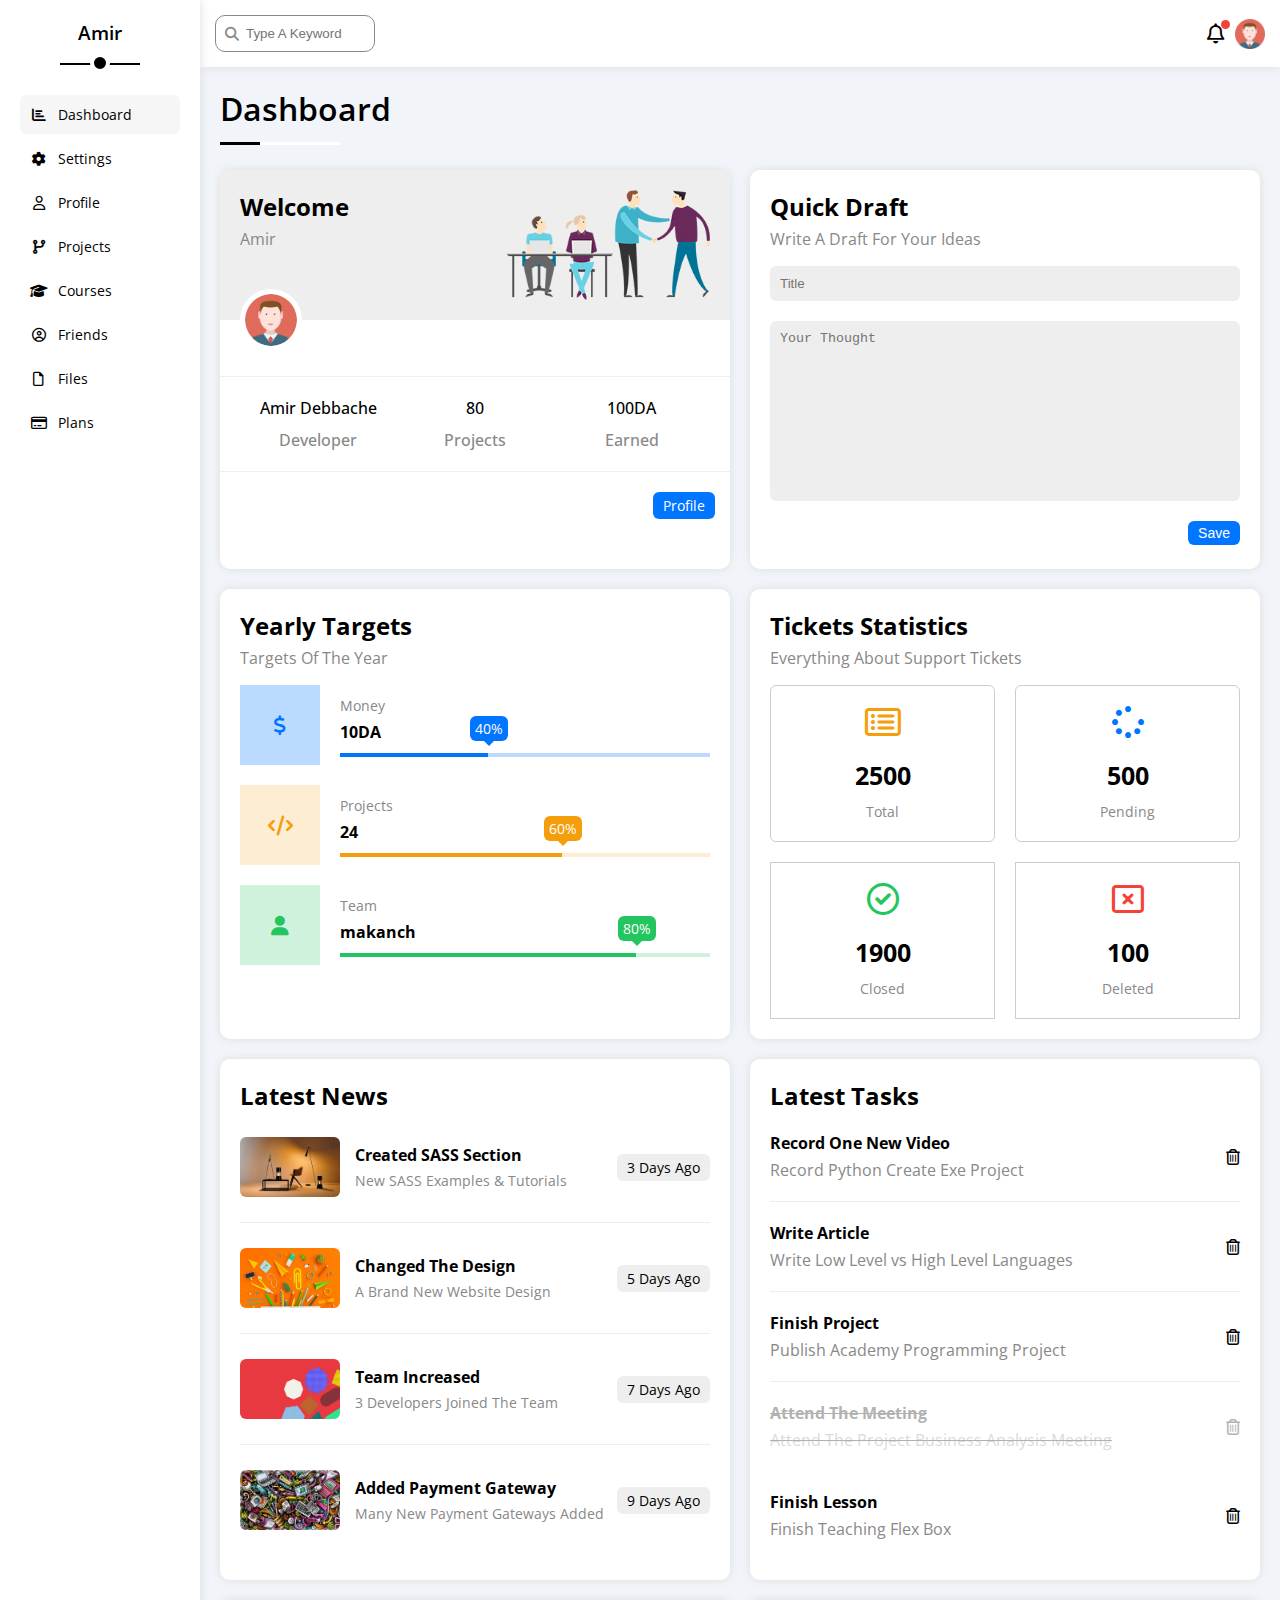
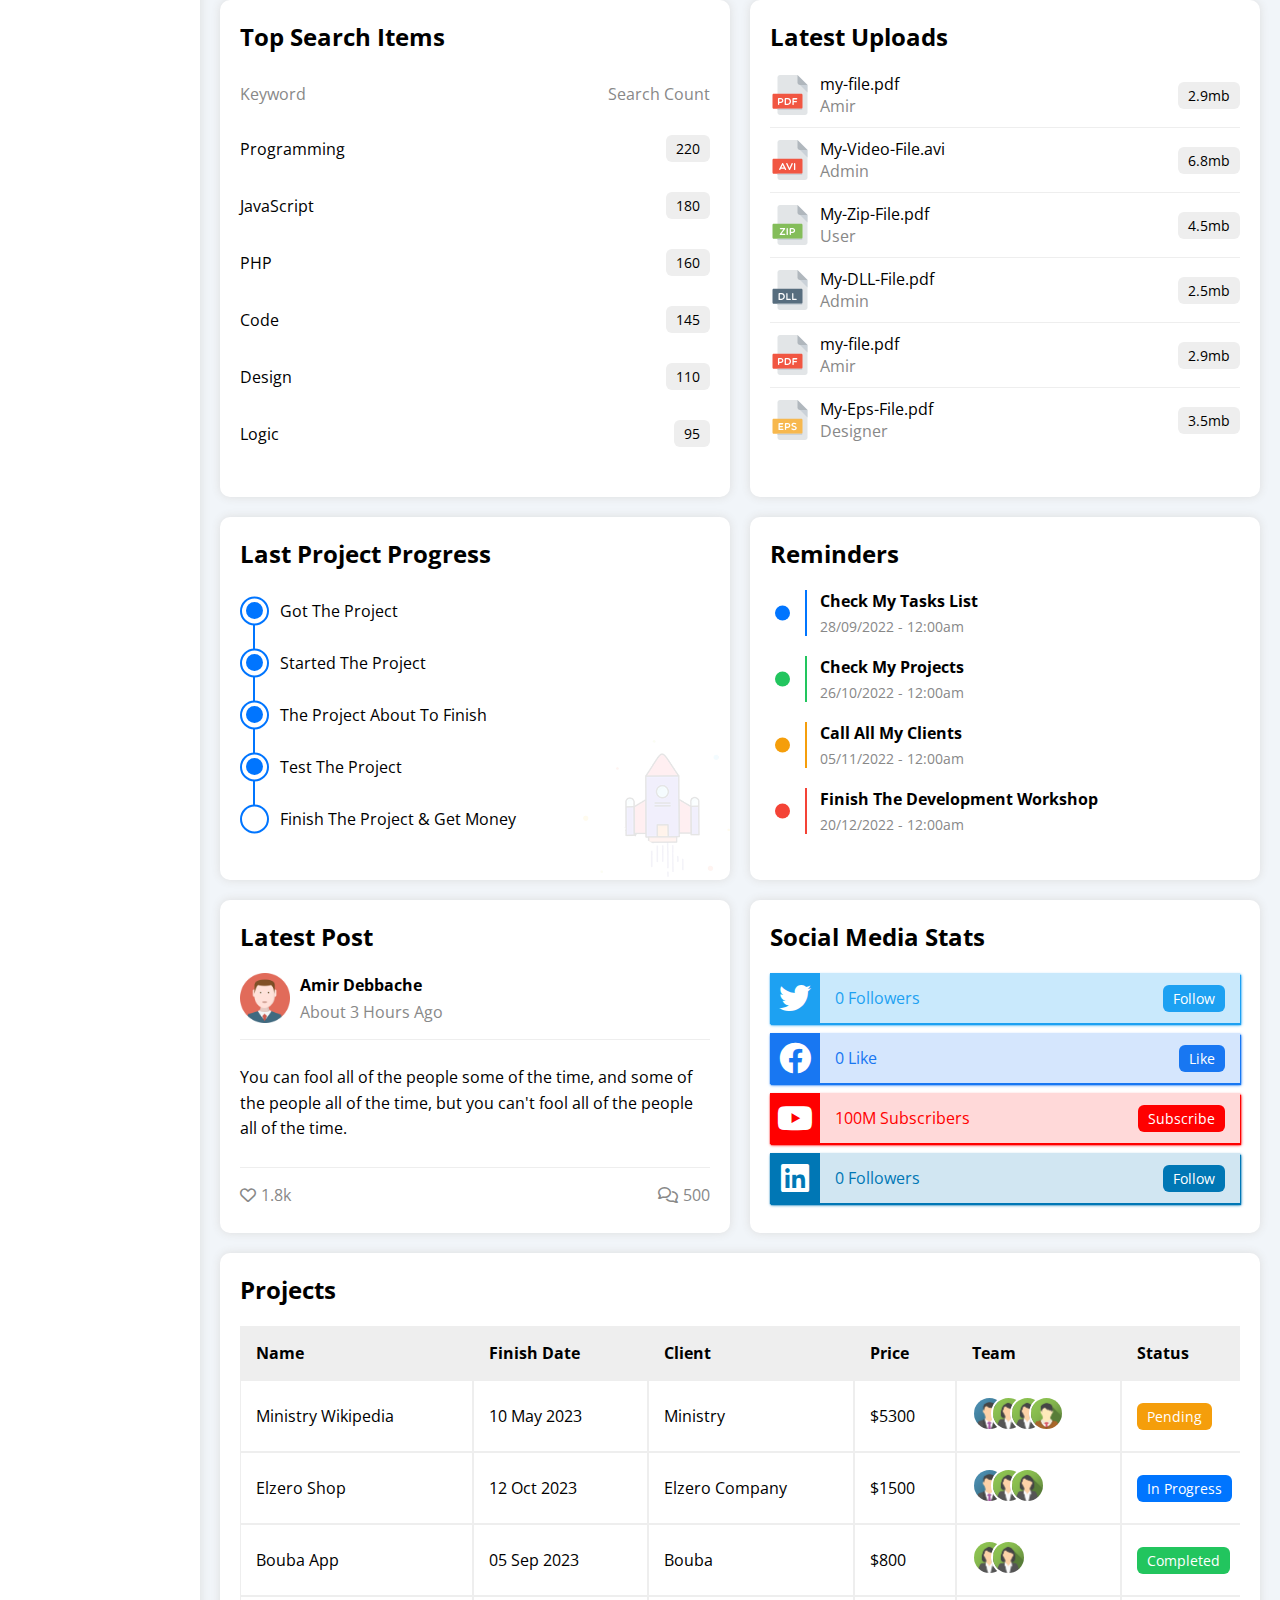
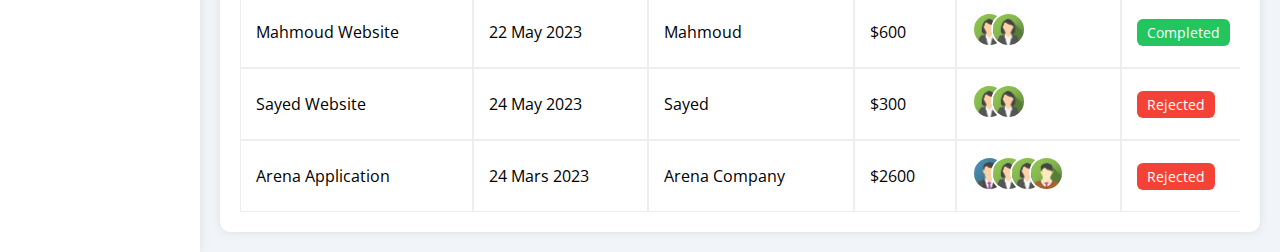
<file: index.html>
<!DOCTYPE html>
<html lang="en">

<head>
    <meta charset="UTF-8">
    <meta name="viewport" content="width=device-width, initial-scale=1.0">
    <link rel="stylesheet" href="css/all.min.css">
    <link rel="stylesheet" href="css/framework.css">
    <link rel="stylesheet" href="css/master.css">
    <link rel="preconnect" href="https://fonts.googleapis.com">
    <link rel="preconnect" href="https://fonts.gstatic.com" crossorigin>
    <link href="https://fonts.googleapis.com/css2?family=Open+Sans:wght@300;400;500;600;700;800&display=swap"
        rel="stylesheet">
    <link rel="stylesheet" href="">
    <title>Dashboard</title>
</head>

<body>
    <div class="page d-flex">
        <!-- start side bar -->
        <aside class="side-bar bg-white p-20">
            <h3 class="txt-c mt-0">Amir</h3>
            <ul class="links">
                <li><a href="index.html" class="active d-flex align-center c-black rad-6 fs-14 p-10">
                        <i class="fa-solid fa-chart-bar fa-fw"></i>
                        <span class="hide-mobile">Dashboard</span>
                    </a></li>
                <li><a href="settings.html" class="d-flex align-center c-black rad-6 fs-14 p-10">
                        <i class="fa-solid fa-gear fa-fw"></i>
                        <span class="hide-mobile">Settings</span>
                    </a></li>
                <li><a href="profile.html" class="d-flex align-center c-black rad-6 fs-14 p-10">
                        <i class="fa-regular fa-user fa-fw"></i>
                        <span class="hide-mobile">Profile</span>
                    </a></li>
                <li><a href="projects.html" class="d-flex align-center c-black rad-6 fs-14 p-10">
                        <i class="fa-solid fa-code-branch fa-fw"></i>
                        <span class="hide-mobile">Projects</span>
                    </a></li>
                <li><a href="courses.html" class="d-flex align-center c-black rad-6 fs-14 p-10">
                        <i class="fa-solid fa-graduation-cap fa-fw"></i>
                        <span class="hide-mobile">Courses</span>
                    </a></li>
                <li><a href="friends.html" class="d-flex align-center c-black rad-6 fs-14 p-10">
                        <i class="fa-regular fa-circle-user fa-fw"></i>
                        <span class="hide-mobile">Friends</span>
                    </a></li>
                <li><a href="files.html" class="d-flex align-center c-black rad-6 fs-14 p-10">
                        <i class="fa-regular fa-file fa-fw"></i>
                        <span class="hide-mobile">Files</span>
                    </a></li>
                <li><a href="plans.html" class="d-flex align-center c-black rad-6 fs-14 p-10">
                        <i class="fa-regular fa-credit-card fa-fw"></i>
                        <span class="hide-mobile">Plans</span>
                    </a></li>
            </ul>
        </aside>
        <!-- end side bar -->
        <!-- start content -->
        <div class="content">
            <!-- start content head -->
            <div class="head bg-white flex-between">
                <div class="search">
                    <input class="p-10 rad-10" type="search" placeholder="Type A Keyword">
                </div>
                <div class="icons d-flex align-center">
                    <span class="notification">
                        <i class="fa-regular fa-bell fa-lg"></i>
                    </span>
                    <img src="imgs/avatar.png" alt="">
                </div>
            </div>
            <!-- end content head -->
            <h1>Dashboard</h1>
            <!-- start wrapper -->
            <div class="wrapper d-grid gap-20">
                <!-- start welcome widget -->
                <div class="welcome bg-white rad-10 txt-c-mobile block-mobile">
                    <div class="intro bg-eee d-flex space-between p-20">
                        <div class="text">
                            <h2 class="m-0">Welcome</h2>
                            <p>Amir</p>
                        </div>
                        <img src="imgs/welcome.png" alt="" class="hide-mobile">
                    </div>
                    <img src="imgs/avatar.png" alt="">
                    <div class="body block-mobile d-flex space-between p-20">
                        <div class="info txt-c">
                            <span>Amir Debbache</span>
                            <span>Developer</span>
                        </div>
                        <div class="info txt-c">
                            <span>80</span>
                            <span>Projects</span>
                        </div>
                        <div class="info txt-c">
                            <span>100DA</span>
                            <span>Earned</span>
                        </div>
                    </div>
                    <a href="profile.html" class="rad-6 d-block c-white bg-blue w-fit fs-14 btn-shape">Profile</a>
                </div>
                <!-- end welcome widget -->
                <!-- start quick draft widget -->
                <div class="draft bg-white rad-10 txt-c-mobile block-mobile p-20">
                    <h2 class="m-0">Quick Draft</h2>
                    <p class="c-grey mt-5">Write A Draft For Your Ideas</p>
                    <form action="">
                        <input type="text" class="title bg-eee p-10 rad-6 d-block w-full b-none mb-20"
                            placeholder="Title">
                        <textarea class="thought rad-6 bg-eee p-10 d-block w-full b-none mb-20"
                            placeholder="Your Thought"></textarea>
                    </form>
                    <input type="submit" value="Save" class="d-block bg-blue c-white fs-14 b-none btn-shape">
                </div>
                <!-- end quick draft widget -->
                <!-- start targets -->
                <div class="targets bg-white rad-10 p-20">
                    <h2 class="m-0">Yearly Targets</h2>
                    <p class="c-grey mt-5">Targets Of The Year</p>
                    <div class="target-row mb-20 d-flex align-center money">
                        <div class="icon center-flex">
                            <i class="fa-solid fa-dollar-sign fa-lg c-blue"></i>
                        </div>
                        <div class="details">
                            <span class="money fs-14 c-grey">Money</span>
                            <span class="d-block mt-5 fw-bold">10DA</span>
                            <div class="progress">
                                <span style="width: 40%" class="bg-blue">
                                    <span class="bg-blue c-white rad-6 money fs-14">40%</span>
                                </span>
                            </div>
                        </div>
                    </div>
                    <div class="target-row mb-20 d-flex align-center projects">
                        <div class="icon center-flex">
                            <i class="fa-solid fa-code fa-lg c-orange"></i>
                        </div>
                        <div class="details">
                            <span class="money fs-14 c-grey">Projects</span>
                            <span class="d-block mt-5 fw-bold">24</span>
                            <div class="progress">
                                <span style="width: 60%" class="bg-orange">
                                    <span class="bg-orange c-white rad-6 projects fs-14">60%</span>
                                </span>
                            </div>
                        </div>
                    </div>
                    <div class="target-row mb-20 d-flex align-center team">
                        <div class="icon center-flex">
                            <i class="fa-solid fa-user fa-lg c-green"></i>
                        </div>
                        <div class="details">
                            <span class="money fs-14 c-grey">Team</span>
                            <span class="d-block mt-5 fw-bold">makanch</span>
                            <div class="progress">
                                <span style="width: 80%" class="bg-green">
                                    <span class="bg-green c-white rad-6 team fs-14">80%</span>
                                </span>
                            </div>
                        </div>
                    </div>
                </div>
                <!-- end targets -->
                <!-- start tickets widget -->
                <div class="tickets bg-white rad-10 p-20">
                    <h2 class="m-0">Tickets Statistics</h2>
                    <p class="c-grey mt-5">Everything About Support Tickets</p>
                    <div class="tickets-content d-flex gap-20 wrap-yes">
                        <div class="card center-flex p-20 column-flex rad-6">
                            <i class="fa-regular fa-rectangle-list fa-2x mb-10 c-orange"></i>
                            <span class="fw-bold">2500</span>
                            <spanv class="fs-14 c-grey">Total</span>
                        </div>
                        <div class="card center-flex p-20 column-flex rad-6">
                            <i class="fa-solid fa-spinner fa-2x mb-10 c-blue"></i>
                            <span class="fw-bold">500</span>
                            <span class="fs-14 c-grey">Pending</span>
                        </div>
                        <div class="card p-20 center-flex column-flex">
                            <i class="fa-regular fa-circle-check fa-2x mb-10 c-green"></i>
                            <span class="fw-bold">1900</span>
                            <span class="fs-14 c-grey">Closed</span>
                        </div>
                        <div class="card center-flex p-20 d-flex column-flex">
                            <i class="fa-regular fa-rectangle-xmark fa-2x mb-10 c-red"></i>
                            <span class="fw-bold">100</span>
                            <span class="fs-14 c-grey">Deleted</span>
                        </div>
                    </div>
                </div>
                <!-- end tickets widget -->
                <!-- start news widget -->
                <div class="news p-20 bg-white rad-10">
                    <h2 class="m-0">Latest News</h2>
                    <div class="row flex-between ">
                        <img src="imgs/news-01.png" alt="" class="rad-6">
                        <div class="text">
                            <span class="m-0 fw-bold">Created SASS Section</span>
                            <p class="c-grey m-0 mt-5 fs-14">New SASS Examples & Tutorials</p>
                        </div>
                        <span class="bg-eee txt-c btn-shape fs-14">3 Days Ago</span>
                    </div>
                    <div class="row flex-between">
                        <img src="imgs/news-02.png" alt="" class="rad-6">
                        <div class="text">
                            <span class="m-0 fw-bold">Changed The Design</span>
                            <p class="c-grey m-0 mt-5 fs-14">A Brand New Website Design</p>
                        </div>
                        <span class="bg-eee txt-c btn-shape fs-14">5 Days Ago</span>
                    </div>
                    <div class="row flex-between">
                        <img src="imgs/news-03.png" alt="" class="rad-6">
                        <div class="text">
                            <span class="m-0 fw-bold">Team Increased</span>
                            <p class="c-grey m-0 mt-5 fs-14">3 Developers Joined The Team</p>
                        </div>
                        <span class="bg-eee txt-c btn-shape fs-14">7 Days Ago</span>
                    </div>
                    <div class="row flex-between">
                        <img src="imgs/news-04.png" alt="" class="rad-6">
                        <div class="text">
                            <span class="m-0 fw-bold">Added Payment Gateway</span>
                            <p class="c-grey m-0 mt-5 fs-14">Many New Payment Gateways Added</p>
                        </div>
                        <span class="bg-eee txt-c btn-shape fs-14">9 Days Ago</span>
                    </div>
                </div>
                <!-- end news widget -->
                <!-- start task widget -->
                <div class="task p-20 bg-white rad-10">
                    <h2 class="m-0">Latest Tasks</h2>
                    <div class="row flex-between">
                        <div class="text">
                            <span class="m-0 fw-bold">Record One New Video</span>
                            <p class="c-grey m-0 mt-5">Record Python Create Exe Project</p>
                        </div>
                        <i class="fa-regular fa-trash-can delete"></i>
                    </div>
                    <div class="row flex-between">
                        <div class="text">
                            <span class="m-0 fw-bold">Write Article</span>
                            <p class="c-grey m-0 mt-5">Write Low Level vs High Level Languages</p>
                        </div>
                        <i class="fa-regular fa-trash-can delete"></i>
                    </div>
                    <div class="row flex-between">
                        <div class="text">
                            <span class="m-0 fw-bold">Finish Project</span>
                            <p class="c-grey m-0 mt-5">Publish Academy Programming Project</p>
                        </div>
                        <i class="fa-regular fa-trash-can delete"></i>
                    </div>
                    <div class="row flex-between">
                        <div class="text d-text">
                            <span class="m-0 fw-bold">Attend The Meeting</span>
                            <p class="c-grey m-0 mt-5">Attend The Project Business Analysis Meeting</p>
                        </div>
                        <i class="fa-regular fa-trash-can delete"></i>
                    </div>
                    <div class="row flex-between">
                        <div class="text">
                            <span class="m-0 fw-bold">Finish Lesson</span>
                            <p class="c-grey m-0 mt-5">Finish Teaching Flex Box</p>
                        </div>
                        <i class="fa-regular fa-trash-can delete"></i>
                    </div>
                </div>
                <!-- end task widget -->
                <!-- start search widget -->
                <div class="search p-20 bg-white rad-10">
                    <h2 class="m-0">Top Search Items</h2>
                    <div class="row head c-grey flex-between">
                        <span>Keyword</span>
                        <span>Search Count</span>
                    </div>
                    <div class="row flex-between">
                        <span>Programming</span>
                        <span class="bg-eee btn-shape fs-14">220</span>
                    </div>
                    <div class="row flex-between">
                        <span>JavaScript</span>
                        <span class="bg-eee btn-shape fs-14">180</span>
                    </div>
                    <div class="row flex-between">
                        <span>PHP</span>
                        <span class="bg-eee btn-shape fs-14">160</span>
                    </div>
                    <div class="row flex-between">
                        <span>Code</span>
                        <span class="bg-eee btn-shape fs-14">145</span>
                    </div>
                    <div class="row flex-between">
                        <span>Design</span>
                        <span class="bg-eee btn-shape fs-14">110</span>
                    </div>
                    <div class="row flex-between">
                        <span>Logic</span>
                        <span class="bg-eee btn-shape fs-14">95</span>
                    </div>
                </div>
                <!-- end search widget -->
                <!-- start file widget -->
                <div class="files p-20 bg-white rad-10">
                    <h2 class="mt-0 mb-10">Latest Uploads</h2>
                    <div class="row flex-between">
                        <div class="img d-flex">
                            <img src="imgs/pdf.svg" alt="" class="mr-10">
                            <div class="text">
                                <span>my-file.pdf</span>
                                <span class="c-grey d-block">Amir</span>
                            </div>
                        </div>
                        <span class="btn-shape bg-eee fs-14">2.9mb</span>
                    </div>
                    <div class="row flex-between">
                        <div class="img d-flex">
                            <img src="imgs/avi.svg" alt="" class="mr-10">
                            <div class="text">
                                <span>My-Video-File.avi</span>
                                <span class="c-grey d-block">Admin</span>
                            </div>
                        </div>
                        <span class="btn-shape bg-eee fs-14">6.8mb</span>
                    </div>
                    <div class="row flex-between">
                        <div class="img d-flex">
                            <img src="imgs/zip.svg" alt="" class="mr-10">
                            <div class="text">
                                <span>My-Zip-File.pdf</span>
                                <span class="c-grey d-block">User</span>
                            </div>
                        </div>
                        <span class="btn-shape bg-eee fs-14">4.5mb</span>
                    </div>
                    <div class="row flex-between">
                        <div class="img d-flex">
                            <img src="imgs/dll.svg" alt="" class="mr-10">
                            <div class="text">
                                <span>My-DLL-File.pdf</span>
                                <span class="c-grey d-block">Admin</span>
                            </div>
                        </div>
                        <span class="btn-shape bg-eee fs-14">2.5mb</span>
                    </div>
                    <div class="row flex-between">
                        <div class="img d-flex">
                            <img src="imgs/pdf.svg" alt="" class="mr-10">
                            <div class="text">
                                <span>my-file.pdf</span>
                                <span class="c-grey d-block">Amir</span>
                            </div>
                        </div>
                        <span class="btn-shape bg-eee fs-14">2.9mb</span>
                    </div>
                    <div class="row flex-between">
                        <div class="img d-flex">
                            <img src="imgs/eps.svg" alt="" class="mr-10">
                            <div class="text">
                                <span>My-Eps-File.pdf</span>
                                <span class="c-grey d-block">Designer</span>
                            </div>
                        </div>
                        <span class="btn-shape bg-eee fs-14">3.5mb</span>
                    </div>
                </div>
                <!-- end file widget -->
                <!-- start projects widget -->
                <div class="projects bg-white rad-10 p-20">
                    <h2 class="m-0">Last Project Progress</h2>
                    <img src="imgs/project.png" alt="">
                    <ul>
                        <li>Got The Project</li>
                        <li>Started The Project</li>
                        <li>The Project About To Finish</li>
                        <li>Test The Project</li>
                        <li>Finish The Project & Get Money</li>
                    </ul>
                </div>
                <!-- end projects widget -->
                <!-- start reminder widget-->
                <div class="reminder bg-white rad-10 p-20">
                    <h2 class="m-0 mb-20">Reminders</h2>
                    <div class="blue">
                        <span class="fw-bold">Check My Tasks List</span>
                        <span class="c-grey fs-14 d-block mt-5">28/09/2022 - 12:00am</span>
                    </div>
                    <div class="green">
                        <span class="fw-bold">Check My Projects</span>
                        <span class="c-grey fs-14 d-block mt-5">26/10/2022 - 12:00am</span>
                    </div>
                    <div class="orange">
                        <span class="fw-bold">Call All My Clients</span>
                        <span class="c-grey fs-14 d-block mt-5">05/11/2022 - 12:00am</span>
                    </div>
                    <div class="red">
                        <span class="fw-bold">Finish The Development Workshop</span>
                        <span class="c-grey fs-14 d-block mt-5">20/12/2022 - 12:00am</span>
                    </div>
                </div>
                <!-- end reminder widget-->
                <!-- start posts widget-->
                <div class="posts bg-white p-20 rad-10">
                    <h2 class="m-0 mb-20">Latest Post</h2>
                    <div class="post-info d-flex align-center">
                        <img src="imgs/avatar.png" alt="" class="mr-10">
                        <div class="text">
                            <span class="fw-bold">Amir Debbache</span>
                            <span class="d-block mt-5 c-grey">About 3 Hours Ago</span>
                        </div>
                    </div>
                    <p>You can fool all of the people some of the time, and some of the people all of the time, but you
                        can't fool all of the people all of the time.
                    </p>
                    <div class="post-footer c-grey flex-between">
                        <div><i class="fa-regular fa-heart"></i>1.8k</div>
                        <div><i class="fa-regular fa-comments"></i>500</div>
                    </div>
                </div>
                <!-- end posts widget-->
                <!-- start social media widget -->
                <div class="social-media bg-white p-20 rad-10">
                    <h2 class="m-0 mb-20">Social Media Stats</h2>
                    <div class="widget twitter flex-between">
                            <i class="fa-brands fa-twitter fa-2x c-white center-flex"></i>
                            <span>0 Followers</span>
                            <a href="#" class="btn-shape c-white fs-14">Follow</a>                     
                    </div>
                    <div class="widget facebook flex-between">
                            <i class="fa-brands fa-facebook fa-2x c-white center-flex"></i>
                            <span>0 Like</span>
                        <a href="#" class="btn-shape c-white fs-14">Like</a>
                    </div>
                    <div class="widget youtube flex-between">
                        <i class="fa-brands fa-youtube fa-2x c-white center-flex"></i>
                        <span>100M Subscribers</span>
                        <a href="#" class="btn-shape c-white fs-14">Subscribe</a>
                    </div>
                    <div class="widget linkedin flex-between">
                        <i class="fa-brands fa-linkedin fa-2x c-white center-flex"></i>
                        <span>0 Followers</span>
                        <a href="#" class="btn-shape c-white fs-14">Follow</a>
                    </div>
                </div>
                <!-- end social media widget -->
                <!-- start projects widget -->
                <div class="project bg-white p-20 rad-10 mb-20">
                    <h2 class="m-0 mb-20">Projects</h2>
                    <div class="table w-full">
                        <table class="tab">
                            <thead>
                                    <td class="bg-eee p-10 fw-bold">Name</td>
                                    <td class="bg-eee p-10 fw-bold">Finish Date</td>
                                    <td class="bg-eee p-10 fw-bold">Client</td>
                                    <td class="bg-eee p-10 fw-bold">Price</td>
                                    <td class="bg-eee p-10 fw-bold">Team</td>
                                    <td class="bg-eee p-10 fw-bold">Status</td>
                            </thead>
                            <tbody>
                                <tr>
                                    <td>Ministry Wikipedia</td>
                                    <td>10 May 2023</td>
                                    <td>Ministry</td>
                                    <td>$5300</td>
                                    <td>
                                        <img src="imgs/team-01.png" alt="">
                                        <img src="imgs/team-02.png" alt="">
                                        <img src="imgs/team-02.png" alt="">
                                        <img src="imgs/team-03.png" alt="">
                                    </td>
                                    <td><span class="btn-shape c-white fs-14 pending">Pending</span></td>
                                </tr>
                                <tr>
                                    <td>Elzero Shop</td>
                                    <td>12 Oct 2023</td>
                                    <td>Elzero Company</td>
                                    <td>$1500</td>
                                    <td>
                                        <img src="imgs/team-01.png" alt="">
                                        <img src="imgs/team-02.png" alt="">
                                        <img src="imgs/team-02.png" alt="">
                                    </td>
                                    <td><span class="btn-shape c-white fs-14 progress">In Progress</span></td>
                                </tr>
                                <tr>
                                    <td>Bouba App</td>
                                    <td>05 Sep 2023</td>
                                    <td>Bouba</td>
                                    <td>$800</td>
                                    <td>
                                        <img src="imgs/team-02.png" alt="">
                                        <img src="imgs/team-02.png" alt="">
                                    </td>
                                    <td><span class="btn-shape c-white fs-14 complete">Completed</span></td>
                                </tr>
                                <tr>
                                    <td>Mahmoud Website</td>
                                    <td>22 May 2023</td>
                                    <td>Mahmoud</td>
                                    <td>$600</td>
                                    <td>
                                        <img src="imgs/team-02.png" alt="">
                                        <img src="imgs/team-02.png" alt="">
                                    </td>
                                    <td><span class="btn-shape c-white fs-14 complete">Completed</span></td>
                                </tr>
                                <tr>
                                    <td>Sayed Website</td>
                                    <td>24 May 2023</td>
                                    <td>Sayed</td>
                                    <td>$300</td>
                                    <td>
                                        <img src="imgs/team-02.png" alt="">
                                        <img src="imgs/team-02.png" alt="">
                                    </td>
                                    <td><span class="btn-shape c-white fs-14 reject">Rejected</span></td>
                                </tr>
                                <tr>
                                    <td>Arena Application</td>
                                    <td>24 Mars 2023</td>
                                    <td>Arena Company</td>
                                    <td>$2600</td>
                                    <td>
                                        <img src="imgs/team-01.png" alt="">
                                        <img src="imgs/team-02.png" alt="">
                                        <img src="imgs/team-02.png" alt="">
                                        <img src="imgs/team-03.png" alt="">
                                    </td>
                                    <td><span class="btn-shape c-white fs-14 reject">Rejected</span></td>
                                </tr>
                            </tbody>
                        </table>
                    </div>
                </div>
                <!-- end projects widget -->                
            </div>
            <!-- end wrapper -->
        </div>
        <!-- end content -->
    </div>
</body>
</html>
</file>
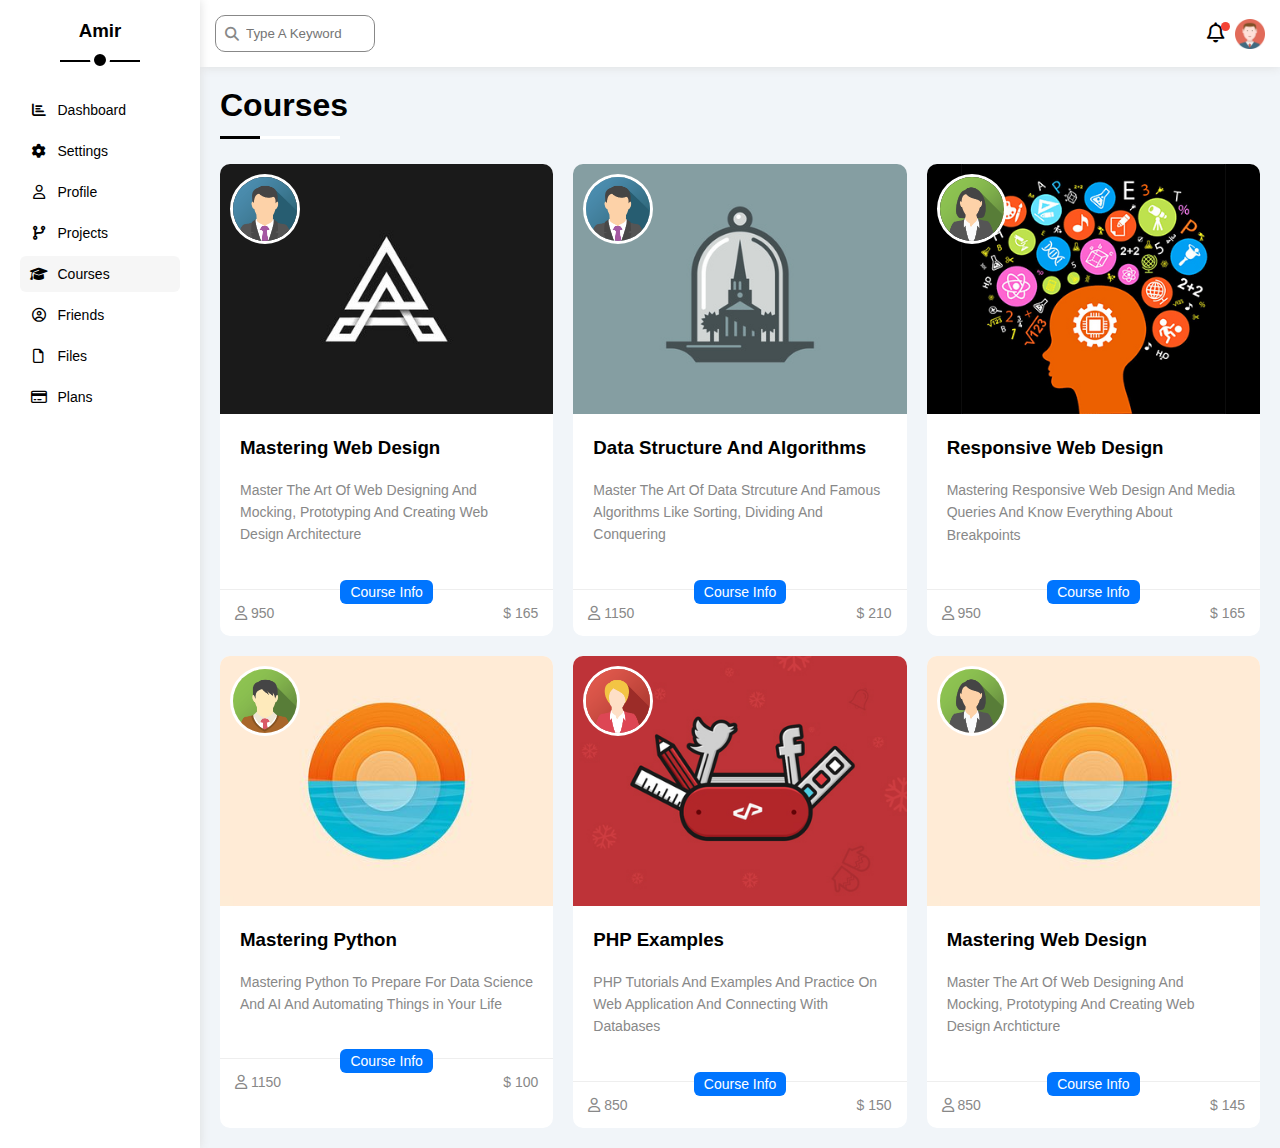
<file: courses.html>
<!DOCTYPE html>
<html lang="en">

<head>
    <meta charset="UTF-8">
    <meta name="viewport" content="width=device-width, initial-scale=1.0">
    <link rel="stylesheet" href="css/all.min.css">
    <link rel="stylesheet" href="css/framework.css">
    <link rel="stylesheet" href="css/courses.css">
    <title>Courses</title>
</head>

<body>
    <div class="page d-flex">
        <!-- start side bar -->
        <aside class="side-bar bg-white p-20">
            <h3 class="txt-c mt-0">Amir</h3>
            <ul class="links">
                <li><a href="index.html" class="d-flex align-center c-black rad-6 fs-14 p-10">
                        <i class="fa-solid fa-chart-bar fa-fw"></i>
                        <span class="hide-mobile">Dashboard</span>
                    </a></li>
                <li><a href="settings.html" class="d-flex align-center c-black rad-6 fs-14 p-10">
                        <i class="fa-solid fa-gear fa-fw"></i>
                        <span class="hide-mobile">Settings</span>
                    </a></li>
                <li><a href="profile.html" class="d-flex align-center c-black rad-6 fs-14 p-10">
                        <i class="fa-regular fa-user fa-fw"></i>
                        <span class="hide-mobile">Profile</span>
                    </a></li>
                <li><a href="projects.html" class="d-flex align-center c-black rad-6 fs-14 p-10">
                        <i class="fa-solid fa-code-branch fa-fw"></i>
                        <span class="hide-mobile">Projects</span>
                    </a></li>
                <li><a href="courses.html" class="active d-flex align-center c-black rad-6 fs-14 p-10">
                        <i class="fa-solid fa-graduation-cap fa-fw"></i>
                        <span class="hide-mobile">Courses</span>
                    </a></li>
                <li><a href="friends.html" class="d-flex align-center c-black rad-6 fs-14 p-10">
                        <i class="fa-regular fa-circle-user fa-fw"></i>
                        <span class="hide-mobile">Friends</span>
                    </a></li>
                <li><a href="files.html" class="d-flex align-center c-black rad-6 fs-14 p-10">
                        <i class="fa-regular fa-file fa-fw"></i>
                        <span class="hide-mobile">Files</span>
                    </a></li>
                <li><a href="plans.html" class="d-flex align-center c-black rad-6 fs-14 p-10">
                        <i class="fa-regular fa-credit-card fa-fw"></i>
                        <span class="hide-mobile">Plans</span>
                    </a></li>
            </ul>
        </aside>
        <!-- end side bar -->
        <!-- start content -->
        <div class="content">
            <!-- start profile head -->
            <div class="head bg-white flex-between">
                <div class="search">
                    <input class="p-10 rad-10" type="search" placeholder="Type A Keyword">
                </div>
                <div class="icons d-flex align-center">
                    <span class="notification">
                        <i class="fa-regular fa-bell fa-lg"></i>
                    </span>
                    <img src="imgs/avatar.png" alt="">
                </div>
            </div>
            <h1>Courses</h1>
            <!-- end profile head -->
            <!-- start wrapper -->
            <div class="wrapper m-20 gap-20 d-grid">
                <div class="box bg-white rad-10 p-relative">
                    <div class="images p-relative">
                        <img src="imgs/team-01.png" alt="" class="team">
                        <img src="imgs/course-01.jpg" alt="" class="background">
                    </div>
                    <div class="text">
                        <h3 class="mb-20">Mastering Web Design</h3>
                        <p class="c-grey fs-14">Master The Art Of Web Designing And Mocking, Prototyping And Creating
                            Web
                            Design Architecture</p>
                    </div>
                    <span class="btn-shape bg-blue c-white d-block w-fit fs-14">Course Info</span>
                    <div class="info flex-between c-grey fs-14">
                        <span><i class="fa-regular fa-user"></i> 950</span>
                        <span>$ 165</span>
                    </div>
                </div>
                <div class="box bg-white rad-10 p-relative">
                    <div class="images p-relative">
                        <img src="imgs/team-01.png" alt="" class="team">
                        <img src="imgs/course-04.jpg" alt="" class="background">
                    </div>
                    <div class="text p-20">
                        <h3 class="mb-20">Data Structure And Algorithms</h3>
                        <p class="c-grey fs-14">Master The Art Of Data Strcuture And Famous Algorithms Like Sorting,
                            Dividing And Conquering</p>
                    </div>
                    <span class="btn-shape bg-blue c-white d-block w-fit fs-14">Course Info</span>
                    <div class="info flex-between c-grey fs-14">
                        <span><i class="fa-regular fa-user"></i> 1150</span>
                        <span>$ 210</span>
                    </div>
                </div>
                <div class="box bg-white rad-10 p-relative">
                    <div class="images p-relative">
                        <img src="imgs/team-02.png" alt="" class="team">
                        <img src="imgs/course-02.jpg" alt="" class="background">
                    </div>
                    <div class="text p-20">
                        <h3 class="mb-20">Responsive Web Design</h3>
                        <p class="c-grey fs-14">Mastering Responsive Web Design And Media Queries And Know Everything About Breakpoints </p>
                    </div>
                    <span class="btn-shape bg-blue c-white d-block w-fit fs-14">Course Info</span>
                    <div class="info flex-between c-grey fs-14">
                        <span><i class="fa-regular fa-user"></i> 950</span>
                        <span>$ 165</span>
                    </div>
                </div>
                <div class="box bg-white rad-10 p-relative">
                    <div class="images p-relative">
                        <img src="imgs/team-03.png" alt="" class="team">
                        <img src="imgs/course-03.jpg" alt="" class="background">
                    </div>
                    <div class="text p-20">
                        <h3 class="mb-20">Mastering Python</h3>
                        <p class="c-grey fs-14">Mastering Python To Prepare For Data Science And AI And Automating Things in Your Life </p>
                    </div>
                    <span class="btn-shape bg-blue c-white d-block w-fit fs-14">Course Info</span>
                    <div class="info flex-between c-grey fs-14">
                        <span><i class="fa-regular fa-user"></i> 1150</span>
                        <span>$ 100</span>
                    </div>
                </div>
                <div class="box bg-white rad-10 p-relative">
                    <div class="images p-relative">
                        <img src="imgs/team-05.png" alt="" class="team">
                        <img src="imgs/course-05.jpg" alt="" class="background">
                    </div>
                    <div class="text p-20">
                        <h3 class="mb-20">PHP Examples</h3>
                        <p class="c-grey fs-14">PHP Tutorials And Examples And Practice On Web Application And Connecting With Databases </p>
                    </div>
                    <span class="btn-shape bg-blue c-white d-block w-fit fs-14">Course Info</span>
                    <div class="info flex-between c-grey fs-14">
                        <span><i class="fa-regular fa-user"></i> 850</span>
                        <span>$ 150</span>
                    </div>
                </div>
                <div class="box bg-white rad-10 p-relative">
                    <div class="images p-relative">
                        <img src="imgs/team-02.png" alt="" class="team">
                        <img src="imgs/course-03.jpg" alt="" class="background">
                    </div>
                    <div class="text p-20">
                        <h3 class="mb-20">Mastering Web Design</h3>
                        <p class="c-grey fs-14">Master The Art Of Web Designing And Mocking, Prototyping And Creating Web Design Archticture </p>
                    </div>
                    <span class="btn-shape bg-blue c-white d-block w-fit fs-14">Course Info</span>
                    <div class="info flex-between c-grey fs-14">
                        <span><i class="fa-regular fa-user"></i> 850</span>
                        <span>$ 145</span>
                    </div>
                </div>
            </div>
        </div>
            <!-- end wrapper -->
        </body>
        </html>
</file>
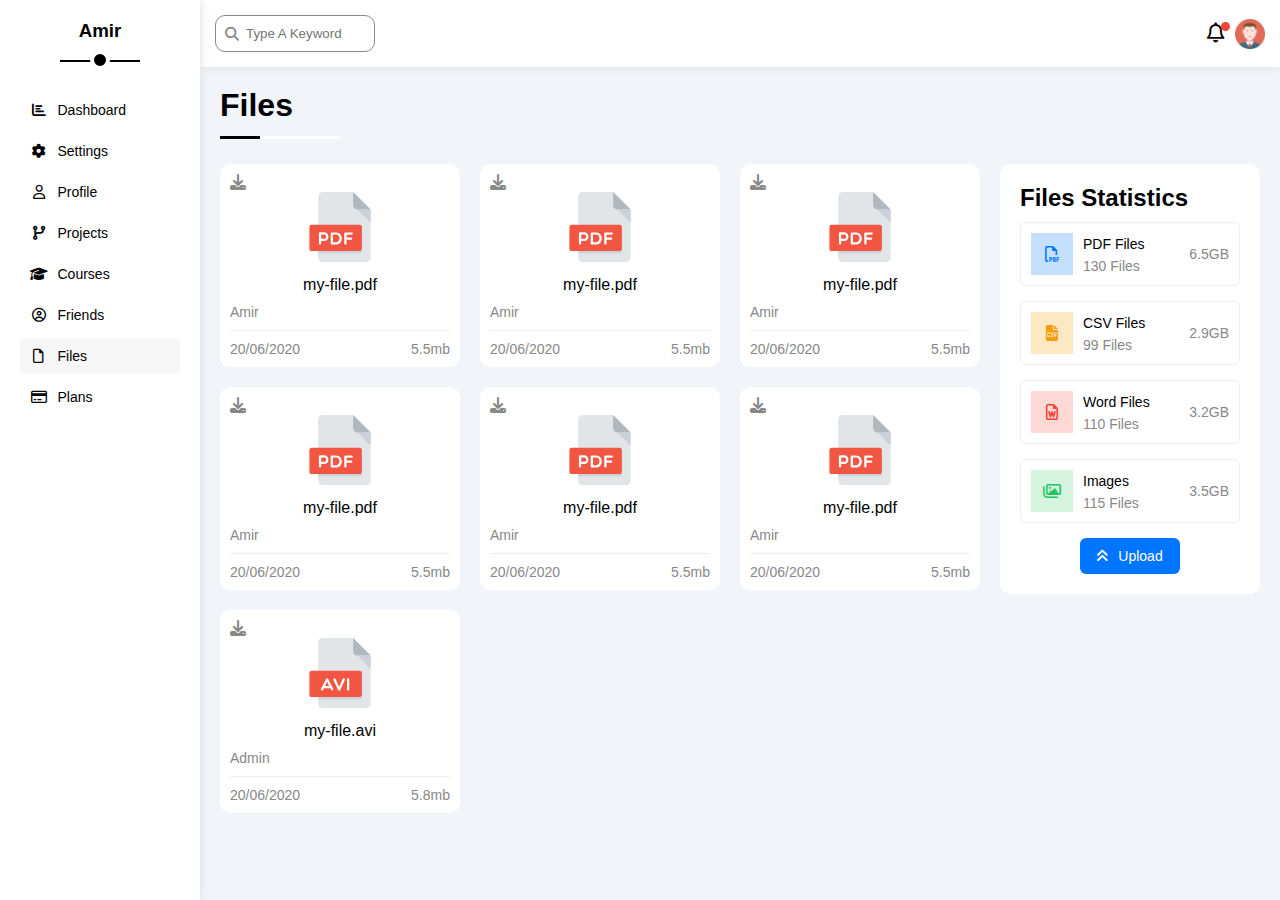
<file: files.html>
<!DOCTYPE html>
<html lang="en">

<head>
    <meta charset="UTF-8">
    <meta name="viewport" content="width=device-width, initial-scale=1.0">
    <link rel="stylesheet" href="css/all.min.css">
    <link rel="stylesheet" href="css/framework.css">
    <link rel="stylesheet" href="css/files.css">
    <title>Files</title>
</head>

<body>
    <div class="page d-flex">
        <!-- start side bar -->
        <aside class="side-bar bg-white p-20">
            <h3 class="txt-c mt-0">Amir</h3>
            <ul class="links">
                <li><a href="index.html" class="d-flex align-center c-black rad-6 fs-14 p-10">
                        <i class="fa-solid fa-chart-bar fa-fw"></i>
                        <span class="hide-mobile">Dashboard</span>
                    </a></li>
                <li><a href="settings.html" class="d-flex align-center c-black rad-6 fs-14 p-10">
                        <i class="fa-solid fa-gear fa-fw"></i>
                        <span class="hide-mobile">Settings</span>
                    </a></li>
                <li><a href="profile.html" class="d-flex align-center c-black rad-6 fs-14 p-10">
                        <i class="fa-regular fa-user fa-fw"></i>
                        <span class="hide-mobile">Profile</span>
                    </a></li>
                <li><a href="projects.html" class="d-flex align-center c-black rad-6 fs-14 p-10">
                        <i class="fa-solid fa-code-branch fa-fw"></i>
                        <span class="hide-mobile">Projects</span>
                    </a></li>
                <li><a href="courses.html" class="d-flex align-center c-black rad-6 fs-14 p-10">
                        <i class="fa-solid fa-graduation-cap fa-fw"></i>
                        <span class="hide-mobile">Courses</span>
                    </a></li>
                <li><a href="friends.html" class="d-flex align-center c-black rad-6 fs-14 p-10">
                        <i class="fa-regular fa-circle-user fa-fw"></i>
                        <span class="hide-mobile">Friends</span>
                    </a></li>
                <li><a href="files.html" class="active d-flex align-center c-black rad-6 fs-14 p-10">
                        <i class="fa-regular fa-file fa-fw"></i>
                        <span class="hide-mobile">Files</span>
                    </a></li>
                <li><a href="plans.html" class="d-flex align-center c-black rad-6 fs-14 p-10">
                        <i class="fa-regular fa-credit-card fa-fw"></i>
                        <span class="hide-mobile">Plans</span>
                    </a></li>
            </ul>
        </aside>
        <!-- end side bar -->
        <!-- start content -->
        <div class="content">
            <!-- start profile head -->
            <div class="head bg-white flex-between">
                <div class="search">
                    <input class="p-10 rad-10" type="search" placeholder="Type A Keyword">
                </div>
                <div class="icons d-flex align-center">
                    <span class="notification">
                        <i class="fa-regular fa-bell fa-lg"></i>
                    </span>
                    <img src="imgs/avatar.png" alt="">
                </div>
            </div>
            <h1>Files</h1>
            <!-- end profile head -->
            <!-- start wrapper -->
            <div class="wrapper m-20 gap-20 d-flex block-mobile">
                <div class="statistics bg-white rad-10 p-20">
                    <h2 class="m-0 mb-10">Files Statistics</h2>
                    <div class="stat d-flex align-center rad-6 p-10 mb-10">
                        <i class="fa-regular fa-file-pdf fa-lg center-flex c-blue icon mr-10"></i>
                        <div class="text">
                            <span class="fs-14">PDF Files</span>
                            <span class="d-block c-grey fs-14 mt-5">130 Files</span>
                        </div>
                        <span class="fs-14 c-grey">6.5GB</span>
                    </div>
                    <div class="stat d-flex align-center rad-6 p-10 mb-10">
                        <i class="fa-solid fa-file-csv fa-lg center-flex c-orange icon mr-10"></i>
                        <div class="text">
                            <span class="fs-14">CSV Files</span>
                            <span class="d-block c-grey fs-14 mt-5">99 Files</span>
                        </div>
                        <span class="fs-14 c-grey">2.9GB</span>
                    </div>
                    <div class="stat d-flex align-center rad-6 p-10 mb-10">
                        <i class="fa-regular fa-file-word fa-lg center-flex c-red icon mr-10"></i>
                        <div class="text">
                            <span class="fs-14">Word Files</span>
                            <span class="d-block c-grey fs-14 mt-5">110 Files</span>
                        </div>
                        <span class="fs-14 c-grey">3.2GB</span>
                    </div>
                    <div class="stat d-flex align-center rad-6 p-10 mb-10">
                        <i class="fa-regular fa-images fa-lg green center-flex c-green icon mr-10"></i>
                        <div class="text">
                            <span class="fs-14">Images</span>
                            <span class="d-block c-grey fs-14 mt-5">115 Files</span>
                        </div>
                        <span class="fs-14 c-grey">3.5GB</span>
                    </div>
                    <a href="#" class="c-white bg-blue fs-14 rad-6 center-flex">
                        <i class="fa-solid fa-angles-up mr-10"></i>Upload
                    </a>
                </div>
                <div class="files d-grid gap-20">
                    <div class="file p-10 bg-white rad-10">
                        <i class="fa-solid fa-download c-grey p-absolute"></i>
                        <figure class="image txt-c m-0 mb-10">
                            <img src="imgs/pdf.svg" alt="">
                            <figcaption class="mt-10">my-file.pdf</figcaption>
                        </figure>
                        <span class="fs-14 c-grey d-block mb-10">Amir</span>
                        <div class="info flex-between">
                            <span class="fs-14 c-grey">20/06/2020</span>
                            <span class="fs-14 c-grey">5.5mb</span>
                        </div>
                    </div>
                    <div class="file p-10 bg-white rad-10">
                        <i class="fa-solid fa-download c-grey p-absolute"></i>
                        <figure class="image txt-c m-0 mb-10">
                            <img src="imgs/pdf.svg" alt="">
                            <figcaption class="mt-10">my-file.pdf</figcaption>
                        </figure>
                        <span class="fs-14 c-grey d-block mb-10">Amir</span>
                        <div class="info flex-between">
                            <span class="fs-14 c-grey">20/06/2020</span>
                            <span class="fs-14 c-grey">5.5mb</span>
                        </div>
                    </div>
                    <div class="file p-10 bg-white rad-10">
                        <i class="fa-solid fa-download c-grey p-absolute"></i>
                        <figure class="image txt-c m-0 mb-10">
                            <img src="imgs/pdf.svg" alt="">
                            <figcaption class="mt-10">my-file.pdf</figcaption>
                        </figure>
                        <span class="fs-14 c-grey d-block mb-10">Amir</span>
                        <div class="info flex-between">
                            <span class="fs-14 c-grey">20/06/2020</span>
                            <span class="fs-14 c-grey">5.5mb</span>
                        </div>
                    </div>
                    <div class="file p-10 bg-white rad-10">
                        <i class="fa-solid fa-download c-grey p-absolute"></i>
                        <figure class="image txt-c m-0 mb-10">
                            <img src="imgs/pdf.svg" alt="">
                            <figcaption class="mt-10">my-file.pdf</figcaption>
                        </figure>
                        <span class="fs-14 c-grey d-block mb-10">Amir</span>
                        <div class="info flex-between">
                            <span class="fs-14 c-grey">20/06/2020</span>
                            <span class="fs-14 c-grey">5.5mb</span>
                        </div>
                    </div>
                    <div class="file p-10 bg-white rad-10">
                        <i class="fa-solid fa-download c-grey p-absolute"></i>
                        <figure class="image txt-c m-0 mb-10">
                            <img src="imgs/pdf.svg" alt="">
                            <figcaption class="mt-10">my-file.pdf</figcaption>
                        </figure>
                        <span class="fs-14 c-grey d-block mb-10">Amir</span>
                        <div class="info flex-between">
                            <span class="fs-14 c-grey">20/06/2020</span>
                            <span class="fs-14 c-grey">5.5mb</span>
                        </div>
                    </div>
                    <div class="file p-10 bg-white rad-10">
                        <i class="fa-solid fa-download c-grey p-absolute"></i>
                        <figure class="image txt-c m-0 mb-10">
                            <img src="imgs/pdf.svg" alt="">
                            <figcaption class="mt-10">my-file.pdf</figcaption>
                        </figure>
                        <span class="fs-14 c-grey d-block mb-10">Amir</span>
                        <div class="info flex-between">
                            <span class="fs-14 c-grey">20/06/2020</span>
                            <span class="fs-14 c-grey">5.5mb</span>
                        </div>
                    </div>
                    <div class="file p-10 bg-white rad-10">
                        <i class="fa-solid fa-download c-grey p-absolute"></i>
                        <figure class="image txt-c m-0 mb-10">
                            <img src="imgs/avi.svg" alt="">
                            <figcaption class="mt-10">my-file.avi</figcaption>
                        </figure>
                        <span class="fs-14 c-grey d-block mb-10">Admin</span>
                        <div class="info flex-between">
                            <span class="fs-14 c-grey">20/06/2020</span>
                            <span class="fs-14 c-grey">5.8mb</span>
                        </div>
                    </div>
                </div>
            </div>
        </div>
</body>

</html>
</file>
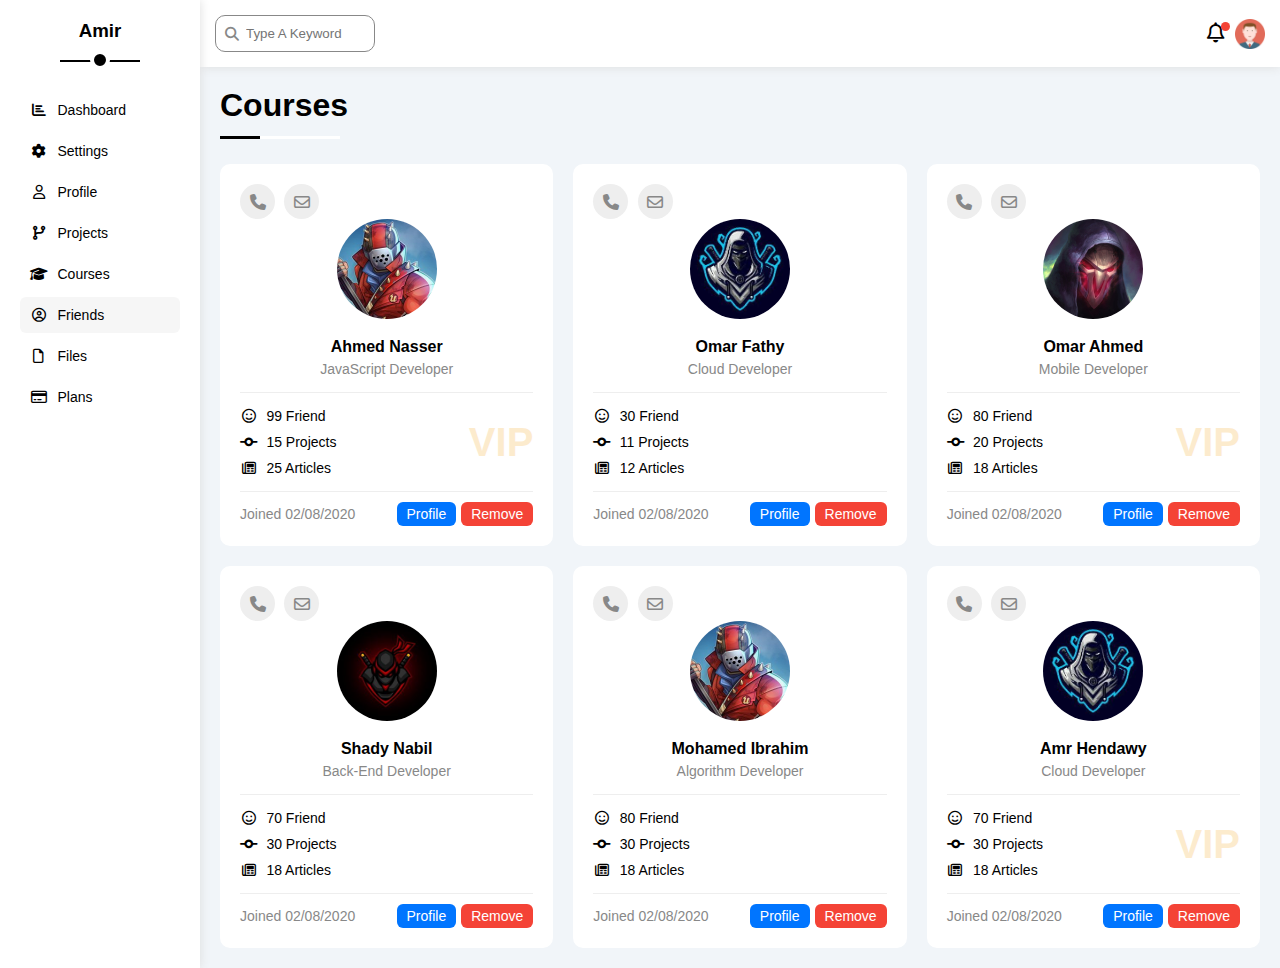
<file: friends.html>
<!DOCTYPE html>
<html lang="en">

<head>
    <meta charset="UTF-8">
    <meta name="viewport" content="width=device-width, initial-scale=1.0">
    <link rel="stylesheet" href="css/all.min.css">
    <link rel="stylesheet" href="css/framework.css">
    <link rel="stylesheet" href="css/friends.css">
    <title>Friends</title>
</head>

<body>
    <div class="page d-flex">
        <!-- start side bar -->
        <aside class="side-bar bg-white p-20">
            <h3 class="txt-c mt-0">Amir</h3>
            <ul class="links">
                <li><a href="index.html" class="d-flex align-center c-black rad-6 fs-14 p-10">
                        <i class="fa-solid fa-chart-bar fa-fw"></i>
                        <span class="hide-mobile">Dashboard</span>
                    </a></li>
                <li><a href="settings.html" class="d-flex align-center c-black rad-6 fs-14 p-10">
                        <i class="fa-solid fa-gear fa-fw"></i>
                        <span class="hide-mobile">Settings</span>
                    </a></li>
                <li><a href="profile.html" class="d-flex align-center c-black rad-6 fs-14 p-10">
                        <i class="fa-regular fa-user fa-fw"></i>
                        <span class="hide-mobile">Profile</span>
                    </a></li>
                <li><a href="projects.html" class="d-flex align-center c-black rad-6 fs-14 p-10">
                        <i class="fa-solid fa-code-branch fa-fw"></i>
                        <span class="hide-mobile">Projects</span>
                    </a></li>
                <li><a href="courses.html" class="d-flex align-center c-black rad-6 fs-14 p-10">
                        <i class="fa-solid fa-graduation-cap fa-fw"></i>
                        <span class="hide-mobile">Courses</span>
                    </a></li>
                <li><a href="friends.html" class="active d-flex align-center c-black rad-6 fs-14 p-10">
                        <i class="fa-regular fa-circle-user fa-fw"></i>
                        <span class="hide-mobile">Friends</span>
                    </a></li>
                <li><a href="files.html" class="d-flex align-center c-black rad-6 fs-14 p-10">
                        <i class="fa-regular fa-file fa-fw"></i>
                        <span class="hide-mobile">Files</span>
                    </a></li>
                <li><a href="plans.html" class="d-flex align-center c-black rad-6 fs-14 p-10">
                        <i class="fa-regular fa-credit-card fa-fw"></i>
                        <span class="hide-mobile">Plans</span>
                    </a></li>
            </ul>
        </aside>
        <!-- end side bar -->
        <!-- start content -->
        <div class="content">
            <!-- start profile head -->
            <div class="head bg-white flex-between">
                <div class="search">
                    <input class="p-10 rad-10" type="search" placeholder="Type A Keyword">
                </div>
                <div class="icons d-flex align-center">
                    <span class="notification">
                        <i class="fa-regular fa-bell fa-lg"></i>
                    </span>
                    <img src="imgs/avatar.png" alt="">
                </div>
            </div>
            <h1>Courses</h1>
            <!-- end profile head -->
            <!-- start wrapper -->
            <div class="wrapper m-20 gap-20">
                        <div class="box bg-white p-20 rad-10">
                            <i class="fa-solid fa-phone mr-5"></i>
                            <i class="fa-regular fa-envelope"></i>
                            <div class="head-info txt-c">
                                <img src="imgs/friend-01.jpg" alt="">
                                <h4 class="m-0">Ahmed Nasser</h4>
                                <span class="c-grey d-block fs-14 mt-5">JavaScript Developer</span>
                            </div>
                            <div class="body-info flex-between">
                                <div class="icons">
                                    <div class="icon mb-10 fs-14">
                                        <i class="fa-regular fa-face-smile fa-fw mr-5"></i>
                                        <span>99 Friend</span>
                                    </div>
                                    <div class="icon mb-10 fs-14">
                                        <i class="fa-solid fa-code-commit fa-fw mr-5"></i>
                                        <span>15 Projects</span>
                                    </div>
                                    <div class="icon fs-14">
                                        <i class="fa-regular fa-newspaper fa-fw mr-5"></i>
                                        <span>25 Articles</span>
                                    </div>
                                </div> 
                                <span class="c-orange">VIP</span>   
                            </div>
                            <div class="settings flex-between">
                                <span class="fs-14 c-grey">Joined 02/08/2020</span>
                                <div class="d-flex">
                                    <a href="profile.html" class="btn-shape bg-blue c-white mr-5 fs-14">Profile</a>
                                    <a href="#" class="btn-shape bg-red c-white fs-14">Remove</a>
                                </div>
                            </div>
                        </div>
                        <div class="box bg-white p-20 rad-10">
                            <i class="fa-solid fa-phone mr-5"></i>
                            <i class="fa-regular fa-envelope"></i>
                            <div class="head-info txt-c">
                                <img src="imgs/friend-02.jpg" alt="">
                                <h4 class="m-0">Omar Fathy</h4>
                                <span class="c-grey d-block fs-14 mt-5">Cloud Developer</span>
                            </div>
                            <div class="body-info flex-between">
                                <div class="icons">
                                    <div class="icon mb-10 fs-14">
                                        <i class="fa-regular fa-face-smile fa-fw mr-5"></i>
                                        <span>30 Friend</span>
                                    </div>
                                    <div class="icon mb-10 fs-14">
                                        <i class="fa-solid fa-code-commit fa-fw mr-5"></i>
                                        <span>11 Projects</span>
                                    </div>
                                    <div class="icon fs-14">
                                        <i class="fa-regular fa-newspaper fa-fw mr-5"></i>
                                        <span>12 Articles</span>
                                    </div>
                                </div>    
                            </div>
                            <div class="settings flex-between">
                                <span class="fs-14 c-grey">Joined 02/08/2020</span>
                                <div class="d-flex">
                                    <a href="profile.html" class="btn-shape bg-blue c-white mr-5 fs-14">Profile</a>
                                    <a href="#" class="btn-shape bg-red c-white fs-14">Remove</a>
                                </div>
                            </div>
                        </div>
                        <div class="box bg-white p-20 rad-10">
                            <i class="fa-solid fa-phone mr-5"></i>
                            <i class="fa-regular fa-envelope"></i>
                            <div class="head-info txt-c">
                                <img src="imgs/friend-03.jpg" alt="">
                                <h4 class="m-0">Omar Ahmed</h4>
                                <span class="c-grey d-block fs-14 mt-5">Mobile Developer</span>
                            </div>
                            <div class="body-info flex-between">
                                <div class="icons">
                                    <div class="icon mb-10 fs-14">
                                        <i class="fa-regular fa-face-smile fa-fw mr-5"></i>
                                        <span>80 Friend</span>
                                    </div>
                                    <div class="icon mb-10 fs-14">
                                        <i class="fa-solid fa-code-commit fa-fw mr-5"></i>
                                        <span>20 Projects</span>
                                    </div>
                                    <div class="icon fs-14">
                                        <i class="fa-regular fa-newspaper fa-fw mr-5"></i>
                                        <span>18 Articles</span>
                                    </div>
                                </div>
                                <span class="c-orange">VIP</span>    
                            </div>
                            <div class="settings flex-between">
                                <span class="fs-14 c-grey">Joined 02/08/2020</span>
                                <div class="d-flex">
                                    <a href="profile.html" class="btn-shape bg-blue c-white mr-5 fs-14">Profile</a>
                                    <a href="#" class="btn-shape bg-red c-white fs-14">Remove</a>
                                </div>
                            </div>
                        </div>
                        <div class="box bg-white p-20 rad-10">
                            <i class="fa-solid fa-phone mr-5"></i>
                            <i class="fa-regular fa-envelope"></i>
                            <div class="head-info txt-c">
                                <img src="imgs/friend-04.jpg" alt="">
                                <h4 class="m-0">Shady Nabil</h4>
                                <span class="c-grey d-block fs-14 mt-5">Back-End Developer</span>
                            </div>
                            <div class="body-info flex-between">
                                <div class="icons">
                                    <div class="icon mb-10 fs-14">
                                        <i class="fa-regular fa-face-smile fa-fw mr-5"></i>
                                        <span>70 Friend</span>
                                    </div>
                                    <div class="icon mb-10 fs-14">
                                        <i class="fa-solid fa-code-commit fa-fw mr-5"></i>
                                        <span>30 Projects</span>
                                    </div>
                                    <div class="icon fs-14">
                                        <i class="fa-regular fa-newspaper fa-fw mr-5"></i>
                                        <span>18 Articles</span>
                                    </div>
                                </div>    
                            </div>
                            <div class="settings flex-between">
                                <span class="fs-14 c-grey">Joined 02/08/2020</span>
                                <div class="d-flex">
                                    <a href="profile.html" class="btn-shape bg-blue c-white mr-5 fs-14">Profile</a>
                                    <a href="#" class="btn-shape bg-red c-white fs-14">Remove</a>
                                </div>
                            </div>
                        </div>
                        <div class="box bg-white p-20 rad-10">
                            <i class="fa-solid fa-phone mr-5"></i>
                            <i class="fa-regular fa-envelope"></i>
                            <div class="head-info txt-c">
                                <img src="imgs/friend-01.jpg" alt="">
                                <h4 class="m-0">Mohamed Ibrahim</h4>
                                <span class="c-grey d-block fs-14 mt-5">Algorithm Developer</span>
                            </div>
                            <div class="body-info flex-between">
                                <div class="icons">
                                    <div class="icon mb-10 fs-14">
                                        <i class="fa-regular fa-face-smile fa-fw mr-5"></i>
                                        <span>80 Friend</span>
                                    </div>
                                    <div class="icon mb-10 fs-14">
                                        <i class="fa-solid fa-code-commit fa-fw mr-5"></i>
                                        <span>30 Projects</span>
                                    </div>
                                    <div class="icon fs-14">
                                        <i class="fa-regular fa-newspaper fa-fw mr-5"></i>
                                        <span>18 Articles</span>
                                    </div>
                                </div>    
                            </div>
                            <div class="settings flex-between">
                                <span class="fs-14 c-grey">Joined 02/08/2020</span>
                                <div class="d-flex">
                                    <a href="profile.html" class="btn-shape bg-blue c-white mr-5 fs-14">Profile</a>
                                    <a href="#" class="btn-shape bg-red c-white fs-14">Remove</a>
                                </div>
                            </div>
                        </div>
                        <div class="box bg-white p-20 rad-10">
                            <i class="fa-solid fa-phone mr-5"></i>
                            <i class="fa-regular fa-envelope"></i>
                            <div class="head-info txt-c">
                                <img src="imgs/friend-02.jpg" alt="">
                                <h4 class="m-0">Amr Hendawy</h4>
                                <span class="c-grey d-block fs-14 mt-5">Cloud Developer</span>
                            </div>
                            <div class="body-info flex-between">
                                <div class="icons">
                                    <div class="icon mb-10 fs-14">
                                        <i class="fa-regular fa-face-smile fa-fw mr-5"></i>
                                        <span>70 Friend</span>
                                    </div>
                                    <div class="icon mb-10 fs-14">
                                        <i class="fa-solid fa-code-commit fa-fw mr-5"></i>
                                        <span>30 Projects</span>
                                    </div>
                                    <div class="icon fs-14">
                                        <i class="fa-regular fa-newspaper fa-fw mr-5"></i>
                                        <span>18 Articles</span>
                                    </div>
                                </div> 
                                <span class="c-orange">VIP</span>    
                            </div>
                            <div class="settings flex-between">
                                <span class="fs-14 c-grey">Joined 02/08/2020</span>
                                <div class="d-flex">
                                    <a href="profile.html" class="btn-shape bg-blue c-white mr-5 fs-14">Profile</a>
                                    <a href="#" class="btn-shape bg-red c-white fs-14">Remove</a>
                                </div>
                            </div>
                        </div>
                    </div>
                </div>
        </body>
        </html>
</file>
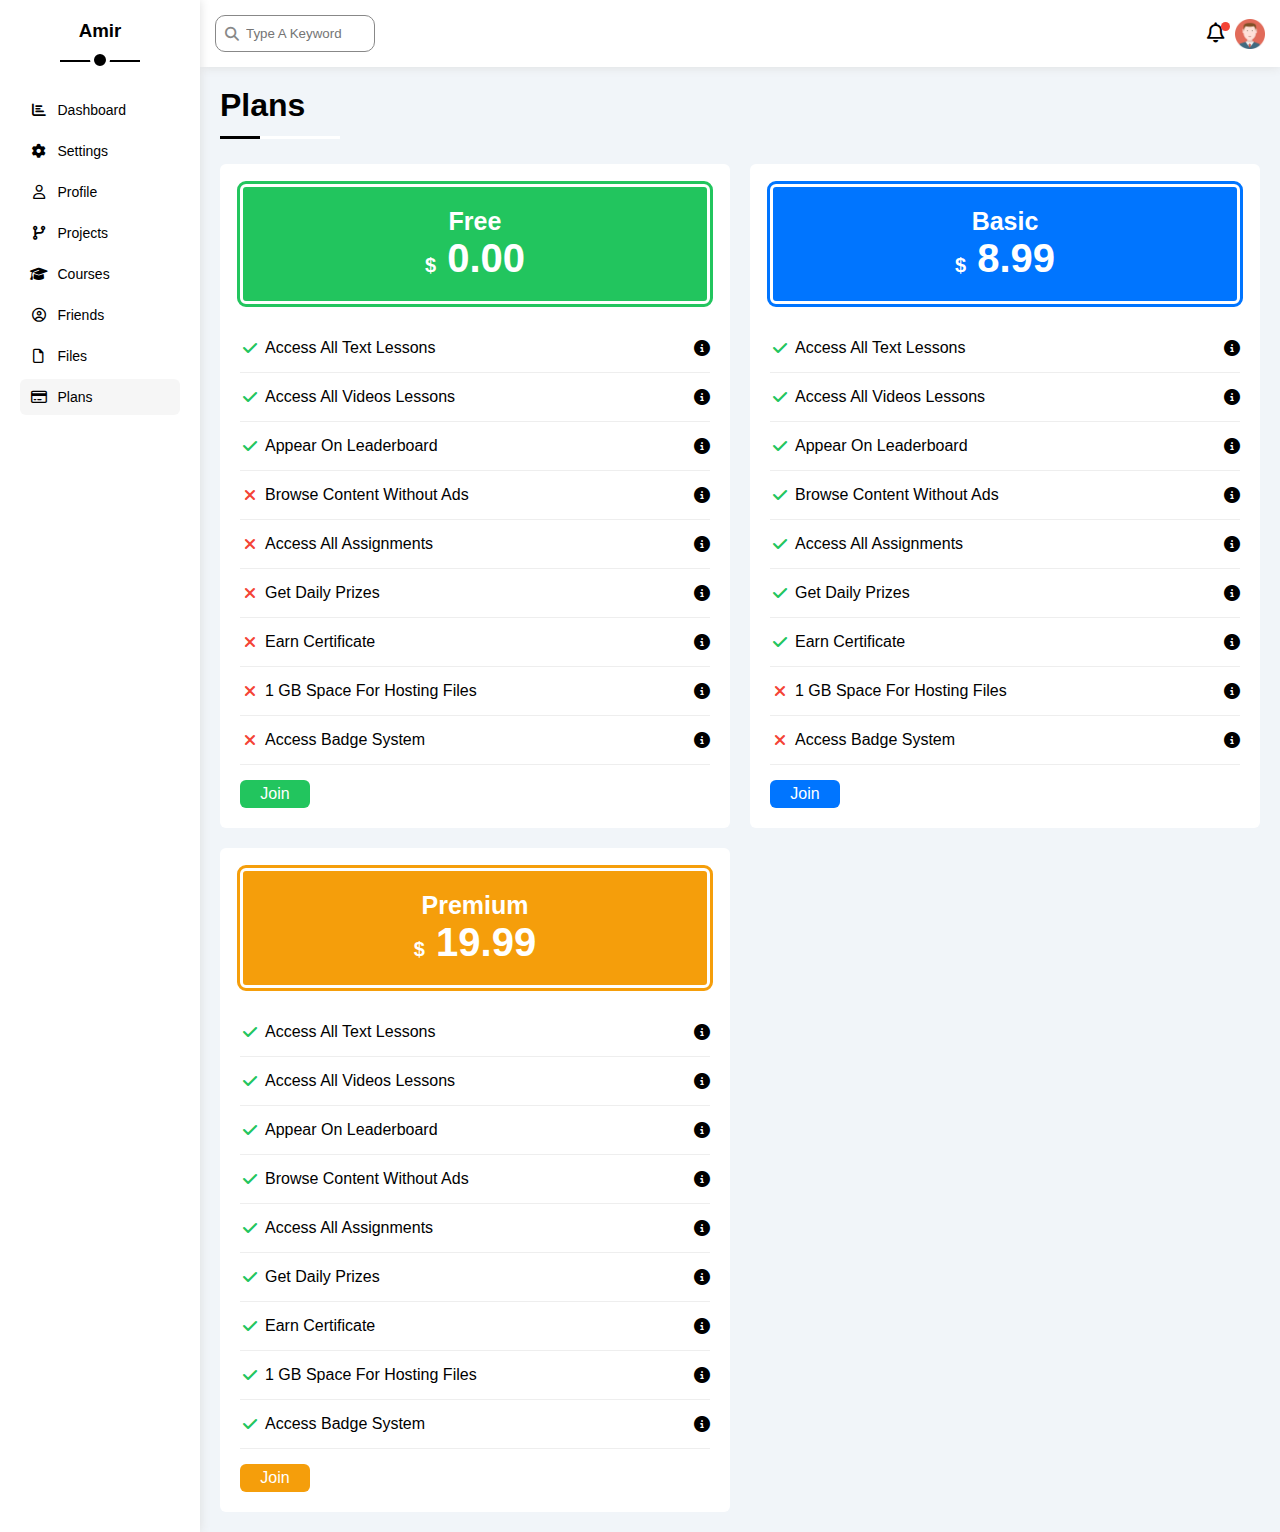
<file: plans.html>
<!DOCTYPE html>
<html lang="en">

<head>
    <meta charset="UTF-8">
    <meta name="viewport" content="width=device-width, initial-scale=1.0">
    <link rel="stylesheet" href="css/all.min.css">
    <link rel="stylesheet" href="css/framework.css">
    <link rel="stylesheet" href="css/plans.css">
    <title>Plans</title>
</head>

<body>
    <div class="page d-flex">
        <!-- start side bar -->
        <aside class="side-bar bg-white p-20">
            <h3 class="txt-c mt-0">Amir</h3>
            <ul class="links">
                <li><a href="index.html" class="d-flex align-center c-black rad-6 fs-14 p-10">
                        <i class="fa-solid fa-chart-bar fa-fw"></i>
                        <span class="hide-mobile">Dashboard</span>
                    </a></li>
                <li><a href="settings.html" class="d-flex align-center c-black rad-6 fs-14 p-10">
                        <i class="fa-solid fa-gear fa-fw"></i>
                        <span class="hide-mobile">Settings</span>
                    </a></li>
                <li><a href="profile.html" class="d-flex align-center c-black rad-6 fs-14 p-10">
                        <i class="fa-regular fa-user fa-fw"></i>
                        <span class="hide-mobile">Profile</span>
                    </a></li>
                <li><a href="projects.html" class="d-flex align-center c-black rad-6 fs-14 p-10">
                        <i class="fa-solid fa-code-branch fa-fw"></i>
                        <span class="hide-mobile">Projects</span>
                    </a></li>
                <li><a href="courses.html" class="d-flex align-center c-black rad-6 fs-14 p-10">
                        <i class="fa-solid fa-graduation-cap fa-fw"></i>
                        <span class="hide-mobile">Courses</span>
                    </a></li>
                <li><a href="friends.html" class="d-flex align-center c-black rad-6 fs-14 p-10">
                        <i class="fa-regular fa-circle-user fa-fw"></i>
                        <span class="hide-mobile">Friends</span>
                    </a></li>
                <li><a href="files.html" class="d-flex align-center c-black rad-6 fs-14 p-10">
                        <i class="fa-regular fa-file fa-fw"></i>
                        <span class="hide-mobile">Files</span>
                    </a></li>
                <li><a href="plans.html" class="active d-flex align-center c-black rad-6 fs-14 p-10">
                        <i class="fa-regular fa-credit-card fa-fw"></i>
                        <span class="hide-mobile">Plans</span>
                    </a></li>
            </ul>
        </aside>
        <!-- end side bar -->
        <!-- start content -->
        <div class="content">
            <!-- start profile head -->
            <div class="head bg-white flex-between">
                <div class="search">
                    <input class="p-10 rad-10" type="search" placeholder="Type A Keyword">
                </div>
                <div class="icons d-flex align-center">
                    <span class="notification">
                        <i class="fa-regular fa-bell fa-lg"></i>
                    </span>
                    <img src="imgs/avatar.png" alt="">
                </div>
            </div>
            <h1>Plans</h1>
            <!-- end profile head -->
            <!-- start wrapper -->
            <div class="wrapper m-20 gap-20 d-grid">
                <div class="plan free bg-white p-20 rad-6">
                    <div class="price bg-green rad-6 w-full c-white p-20 txt-c fw-bold p-relative">
                        <span>Free</span>
                        <span class="d-block"><span>$</span> 0.00</span>
                    </div>
                    <ul>
                        <li class="flex-between">
                            <i class="fa-solid fa-check fa-fw yes mr-5"></i>
                            <span>Access All Text Lessons</span>
                            <i class="fa-solid fa-circle-info help"></i>
                        </li>
                        <li class="flex-between">
                            <i class="fa-solid fa-check fa-fw yes mr-5"></i>
                            <span>Access All Videos Lessons</span>
                            <i class="fa-solid fa-circle-info help"></i>
                        </li>
                        <li class="flex-between">
                            <i class="fa-solid fa-check fa-fw yes mr-5"></i>
                            <span>Appear On Leaderboard</span>
                            <i class="fa-solid fa-circle-info help"></i>
                        </li>
                        <li class="flex-between">
                            <i class="fa-solid fa-xmark fa-fw mr-5"></i>
                            <span>Browse Content Without Ads</span>
                            <i class="fa-solid fa-circle-info help"></i>
                        </li>
                        <li class="flex-between">
                            <i class="fa-solid fa-xmark fa-fw mr-5"></i>
                            <span>Access All Assignments</span>
                            <i class="fa-solid fa-circle-info help"></i>
                        </li>
                        <li class="flex-between">
                            <i class="fa-solid fa-xmark fa-fw mr-5"></i>
                            <span>Get Daily Prizes</span>
                            <i class="fa-solid fa-circle-info help"></i>
                        </li>
                        <li class="flex-between">
                            <i class="fa-solid fa-xmark fa-fw mr-5"></i>
                            <span>Earn Certificate</span>
                            <i class="fa-solid fa-circle-info help"></i>
                        </li>
                        <li class="flex-between">
                            <i class="fa-solid fa-xmark fa-fw mr-5"></i>
                            <span>1 GB Space For Hosting Files</span>
                            <i class="fa-solid fa-circle-info help"></i>
                        </li>
                        <li class="flex-between">
                            <i class="fa-solid fa-xmark fa-fw mr-5"></i>
                            <span>Access Badge System</span>
                            <i class="fa-solid fa-circle-info help"></i>
                        </li>
                      </ul>
                      <a href="#" class="rad-6 bg-green fs-14 c-white center-flex w-fit">Join</a>
                </div>
                <div class="plan free bg-white p-20 rad-6">
                    <div class="price bg-blue rad-6 w-full c-white p-20 txt-c fw-bold p-relative">
                        <span>Basic</span>
                        <span class="d-block"><span>$</span> 8.99</span>
                    </div>
                    <ul>
                        <li class="flex-between">
                            <i class="fa-solid fa-check fa-fw yes mr-5"></i>
                            <span>Access All Text Lessons</span>
                            <i class="fa-solid fa-circle-info help"></i>
                        </li>
                        <li class="flex-between">
                            <i class="fa-solid fa-check fa-fw yes mr-5"></i>
                            <span>Access All Videos Lessons</span>
                            <i class="fa-solid fa-circle-info help"></i>
                        </li>
                        <li class="flex-between">
                            <i class="fa-solid fa-check fa-fw yes mr-5"></i>
                            <span>Appear On Leaderboard</span>
                            <i class="fa-solid fa-circle-info help"></i>
                        </li>
                        <li class="flex-between">
                            <i class="fa-solid fa-check fa-fw yes mr-5"></i>
                            <span>Browse Content Without Ads</span>
                            <i class="fa-solid fa-circle-info help"></i>
                        </li>
                        <li class="flex-between">
                            <i class="fa-solid fa-check fa-fw yes mr-5"></i>
                            <span>Access All Assignments</span>
                            <i class="fa-solid fa-circle-info help"></i>
                        </li>
                        <li class="flex-between">
                            <i class="fa-solid fa-check fa-fw yes mr-5"></i>
                            <span>Get Daily Prizes</span>
                            <i class="fa-solid fa-circle-info help"></i>
                        </li>
                        <li class="flex-between">
                            <i class="fa-solid fa-check fa-fw yes mr-5"></i>
                            <span>Earn Certificate</span>
                            <i class="fa-solid fa-circle-info help"></i>
                        </li>
                        <li class="flex-between">
                            <i class="fa-solid fa-xmark fa-fw mr-5"></i>
                            <span>1 GB Space For Hosting Files</span>
                            <i class="fa-solid fa-circle-info help"></i>
                        </li>
                        <li class="flex-between">
                            <i class="fa-solid fa-xmark fa-fw mr-5"></i>
                            <span>Access Badge System</span>
                            <i class="fa-solid fa-circle-info help"></i>
                        </li>
                      </ul>
                      <a href="#" class="rad-6 bg-blue fs-14 c-white center-flex w-fit">Join</a>
                </div>
                <div class="plan free bg-white p-20 rad-6">
                    <div class="price bg-orange rad-6 w-full c-white p-20 txt-c fw-bold p-relative">
                        <span>Premium</span>
                        <span class="d-block"><span>$</span> 19.99</span>
                    </div>
                    <ul>
                        <li class="flex-between">
                            <i class="fa-solid fa-check fa-fw yes mr-5"></i>
                            <span>Access All Text Lessons</span>
                            <i class="fa-solid fa-circle-info help"></i>
                        </li>
                        <li class="flex-between">
                            <i class="fa-solid fa-check fa-fw yes mr-5"></i>
                            <span>Access All Videos Lessons</span>
                            <i class="fa-solid fa-circle-info help"></i>
                        </li>
                        <li class="flex-between">
                            <i class="fa-solid fa-check fa-fw yes mr-5"></i>
                            <span>Appear On Leaderboard</span>
                            <i class="fa-solid fa-circle-info help"></i>
                        </li>
                        <li class="flex-between">
                            <i class="fa-solid fa-check fa-fw yes mr-5"></i>
                            <span>Browse Content Without Ads</span>
                            <i class="fa-solid fa-circle-info help"></i>
                        </li>
                        <li class="flex-between">
                            <i class="fa-solid fa-check fa-fw yes mr-5"></i>
                            <span>Access All Assignments</span>
                            <i class="fa-solid fa-circle-info help"></i>
                        </li>
                        <li class="flex-between">
                            <i class="fa-solid fa-check fa-fw yes mr-5"></i>
                            <span>Get Daily Prizes</span>
                            <i class="fa-solid fa-circle-info help"></i>
                        </li>
                        <li class="flex-between">
                            <i class="fa-solid fa-check fa-fw yes mr-5"></i>
                            <span>Earn Certificate</span>
                            <i class="fa-solid fa-circle-info help"></i>
                        </li>
                        <li class="flex-between">
                            <i class="fa-solid fa-check fa-fw yes mr-5"></i>
                            <span>1 GB Space For Hosting Files</span>
                            <i class="fa-solid fa-circle-info help"></i>
                        </li>
                        <li class="flex-between">
                            <i class="fa-solid fa-check fa-fw yes mr-5"></i>
                            <span>Access Badge System</span>
                            <i class="fa-solid fa-circle-info help"></i>
                        </li>
                      </ul>
                      <a href="#" class="rad-6 bg-orange fs-14 c-white center-flex w-fit">Join</a>
                </div>
            </div>
        </div>
</body>

</html>
</file>
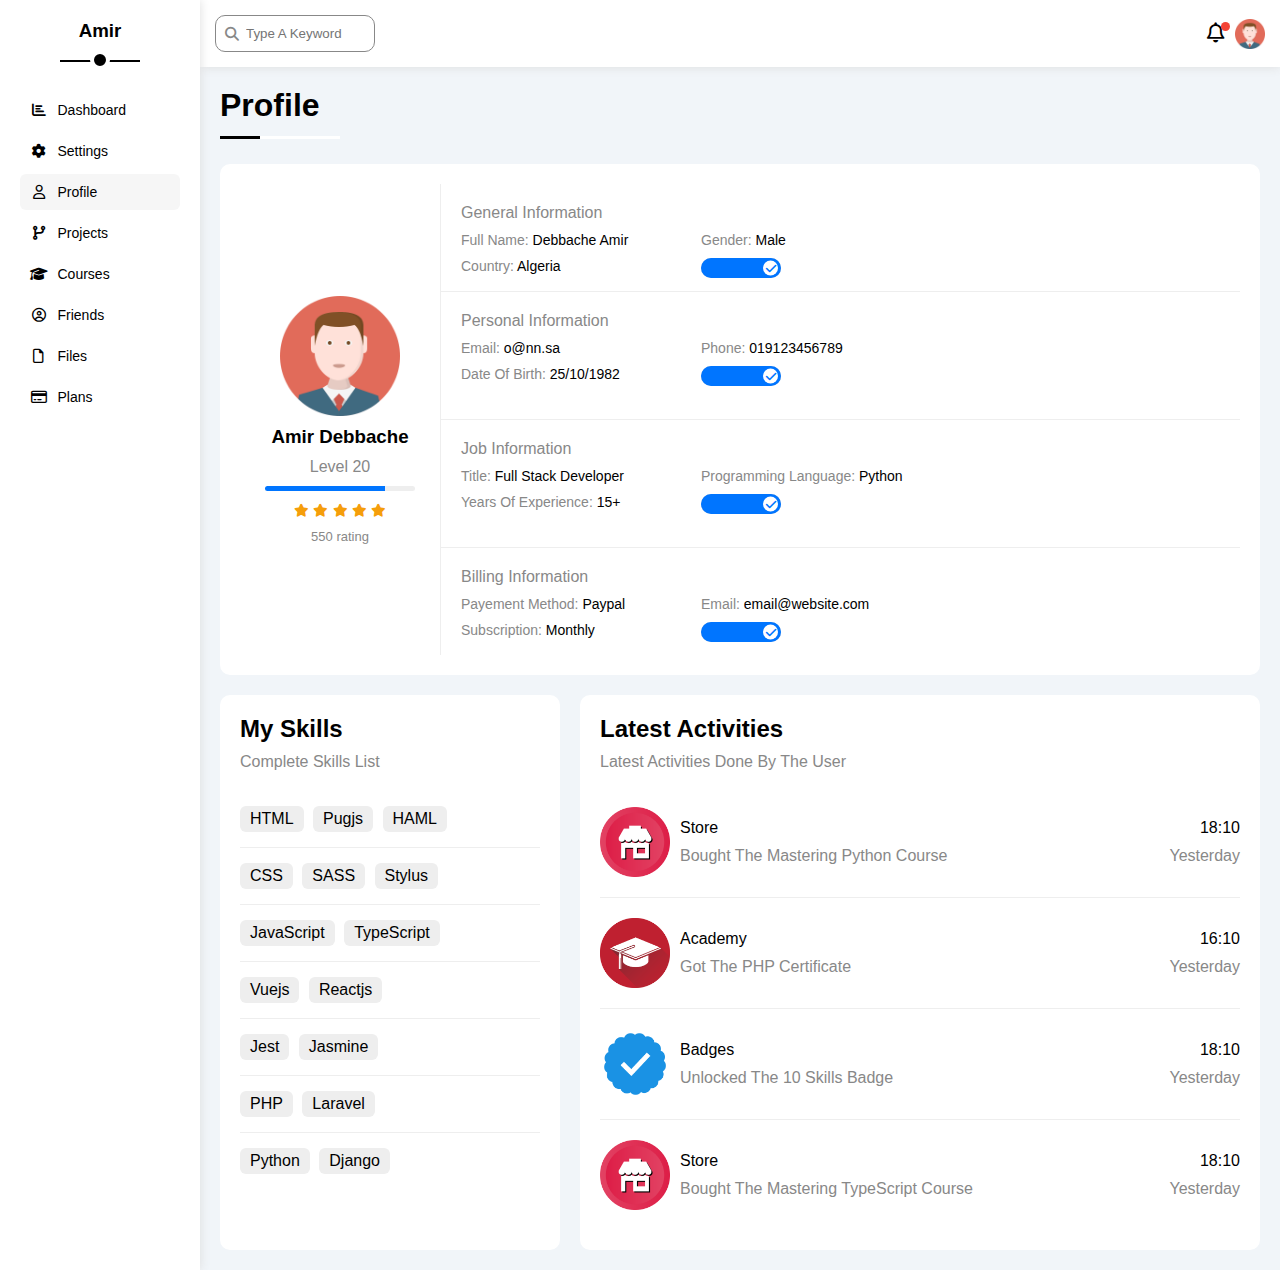
<file: profile.html>
<!DOCTYPE html>
<html lang="en">

<head>
    <meta charset="UTF-8">
    <meta name="viewport" content="width=device-width, initial-scale=1.0">
    <link rel="stylesheet" href="css/all.min.css">
    <link rel="stylesheet" href="css/framework.css">
    <link rel="stylesheet" href="css/profile.css">
    <title>Profile</title>
</head>

<body>
    <div class="page d-flex">
        <!-- start side bar -->
        <aside class="side-bar bg-white p-20">
            <h3 class="txt-c mt-0">Amir</h3>
            <ul class="links">
                <li><a href="index.html" class="d-flex align-center c-black rad-6 fs-14 p-10">
                        <i class="fa-solid fa-chart-bar fa-fw"></i>
                        <span class="hide-mobile">Dashboard</span>
                    </a></li>
                <li><a href="settings.html" class="d-flex align-center c-black rad-6 fs-14 p-10">
                        <i class="fa-solid fa-gear fa-fw"></i>
                        <span class="hide-mobile">Settings</span>
                    </a></li>
                <li><a href="profile.html" class="active d-flex align-center c-black rad-6 fs-14 p-10">
                        <i class="fa-regular fa-user fa-fw"></i>
                        <span class="hide-mobile">Profile</span>
                    </a></li>
                <li><a href="projects.html" class="d-flex align-center c-black rad-6 fs-14 p-10">
                        <i class="fa-solid fa-code-branch fa-fw"></i>
                        <span class="hide-mobile">Projects</span>
                    </a></li>
                <li><a href="courses.html" class="d-flex align-center c-black rad-6 fs-14 p-10">
                        <i class="fa-solid fa-graduation-cap fa-fw"></i>
                        <span class="hide-mobile">Courses</span>
                    </a></li>
                <li><a href="friends.html" class="d-flex align-center c-black rad-6 fs-14 p-10">
                        <i class="fa-regular fa-circle-user fa-fw"></i>
                        <span class="hide-mobile">Friends</span>
                    </a></li>
                <li><a href="files.html" class="d-flex align-center c-black rad-6 fs-14 p-10">
                        <i class="fa-regular fa-file fa-fw"></i>
                        <span class="hide-mobile">Files</span>
                    </a></li>
                <li><a href="plans.html" class="d-flex align-center c-black rad-6 fs-14 p-10">
                        <i class="fa-regular fa-credit-card fa-fw"></i>
                        <span class="hide-mobile">Plans</span>
                    </a></li>
            </ul>
        </aside>
        <!-- end side bar -->
        <!-- start content -->
        <div class="content">
            <!-- start profile head -->
            <div class="head bg-white flex-between">
                <div class="search">
                    <input class="p-10 rad-10" type="search" placeholder="Type A Keyword">
                </div>
                <div class="icons d-flex align-center">
                    <span class="notification">
                        <i class="fa-regular fa-bell fa-lg"></i>
                    </span>
                    <img src="imgs/avatar.png" alt="">
                </div>
            </div>
            <h1>Profile</h1>
            <!-- end profile head -->
            <!-- start wrapper -->
            <div class="wrapper d-grid m-20 gap-20">
                <!-- start information widget -->
                <div class="information bg-white p-20 rad-10 d-flex block-mobile">
                    <div class="ratings center-flex column-flex w-full">
                        <img src="imgs/avatar.png" alt="" class="mb-10">
                        <h3 class="m-0 mb-10">Amir Debbache</h3>
                        <span class="d-block mb-10 c-grey level">Level 20</span>
                        <span class="progress mb-10 d-block rad-6"></span>
                        <div class="stars m-0 mb-10">
                            <i class="fa-solid fa-star c-orange fs-13"></i>
                            <i class="fa-solid fa-star c-orange fs-13"></i>
                            <i class="fa-solid fa-star c-orange fs-13"></i>
                            <i class="fa-solid fa-star c-orange fs-13"></i>
                            <i class="fa-solid fa-star c-orange fs-13"></i>
                        </div>
                        <span class="rating fs-13 c-grey">550 rating</span>
                    </div>
                    <div class="info">
                        <div>
                            <span class="d-block mb-10 c-grey">General Information</span>
                            <div class="row mb-10 fs-14 d-grid">
                                <span class="c-grey">Full Name: <span class="c-black">Debbache Amir</span></span>
                                <span class="c-grey">Gender: <span class="c-black">Male</span></span>
                                <span class="c-grey">Country: <span class="c-black">Algeria</span></span>
                                <div class="switch">
                                    <input type="checkbox" id="toggle-switch" class="custom-checkbox" checked>
                                    <label for="toggle-switch">
                                        <div class="checkbox-toggle"></div>
                                    </label>
                                </div>
                            </div>
                        </div>
                        <div>
                            <span class="d-block mb-10 c-grey">Personal Information</span>
                            <div class="row d-grid mb-10 fs-14">
                                <span class="c-grey">Email: <span class="c-black">o@nn.sa</span></span>
                                <span class="c-grey">Phone: <span class="c-black">019123456789</span></span>
                                <span class="c-grey">Date Of Birth: <span class="c-black">25/10/1982</span></span>
                                <div class="switch">
                                    <input type="checkbox" id="personal-toggle" class="custom-checkbox" checked>
                                    <label for="personal-toggle">
                                        <div class="checkbox-toggle"></div>
                                    </label>
                                </div>
                            </div>
                        </div>
                        <div>
                            <span class="d-block mb-10 c-grey">Job Information</span>
                            <div class="row d-grid mb-10 fs-14">
                                <span class="c-grey">Title: <span class="c-black">Full Stack Developer</span></span>
                                <span class="c-grey">Programming Language: <span class="c-black">Python</span></span>
                                <span class="c-grey">Years Of Experience: <span class="c-black">15+</span></span>
                                <div class="switch">
                                    <input type="checkbox" id="job-toggle" class="custom-checkbox" checked>
                                    <label for="job-toggle">
                                        <div class="checkbox-toggle"></div>
                                    </label>
                                </div>
                            </div>
                        </div>
                        <div>
                            <span class="d-block mb-10 c-grey">Billing Information</span>
                            <div class="row d-grid mb-10 fs-14">
                                <span class="c-grey">Payement Method: <span class="c-black">Paypal</span></span>
                                <span class="c-grey">Email: <span class="c-black">email@website.com</span></span>
                                <span class="c-grey">Subscription: <span class="c-black">Monthly</span></span>
                                <div class="switch">
                                    <input type="checkbox" id="billing-toggle" class="custom-checkbox" checked>
                                    <label for="billing-toggle">
                                        <div class="checkbox-toggle"></div>
                                    </label>
                                </div>
                            </div>
                        </div>
                    </div>
                </div>
                <!-- end information widget -->
                <div class="skills-activity d-flex gap-20">
                    <!-- start skills -->
                    <div class="skills bg-white rad-10 p-20">
                        <h2 class="m-0">My Skills</h2>
                        <p class="mt-10 mb-20 c-grey">Complete Skills List</p>
                        <ul class="my-skills">
                            <li>
                                <span class="bg-eee btn-shape mr-5">HTML</span>
                                <span class="bg-eee btn-shape mr-5">Pugjs</span>
                                <span class="bg-eee btn-shape mr-5">HAML</span>
                            </li>
                            <li>
                                <span class="bg-eee btn-shape mr-5">CSS</span>
                                <span class="bg-eee btn-shape mr-5">SASS</span>
                                <span class="bg-eee btn-shape mr-5">Stylus</span>
                            </li>
                            <li>
                                <span class="bg-eee btn-shape mr-5">JavaScript</span>
                                <span class="bg-eee btn-shape mr-5">TypeScript</span>
                            </li>
                            <li>
                                <span class="bg-eee btn-shape mr-5">Vuejs</span>
                                <span class="bg-eee btn-shape mr-5">Reactjs</span>
                            </li>
                            <li>
                                <span class="bg-eee btn-shape mr-5">Jest</span>
                                <span class="bg-eee btn-shape mr-5">Jasmine</span>
                            </li>
                            <li>
                                <span class="bg-eee btn-shape mr-5">PHP</span>
                                <span class="bg-eee btn-shape mr-5">Laravel</span>
                            </li>
                            <li>
                                <span class="bg-eee btn-shape mr-5">Python</span>
                                <span class="bg-eee btn-shape mr-5">Django</span>
                            </li>
                        </ul>
                    </div>
                    <!-- end skills -->
                    <!-- start last activities -->
                    <div class="activities bg-white p-20 rad-10">
                        <h2 class="m-0">Latest Activities</h2>
                        <p class="mt-10 c-grey">Latest Activities Done By The User</p>
                        <div class="latest-act">
                            <div class="d-flex align-center block-mobile">
                                <img src="imgs/activity-01.png" alt="">
                                <div class="info">
                                    <span>Store</span>
                                    <span class="c-grey mt-10 d-block">Bought The Mastering Python Course</span>
                                </div>
                                <div class="time">
                                    <span>18:10</span>
                                    <span class="c-grey mt-10 d-block">Yesterday</span>
                                </div>
                            </div>
                            <div class="d-flex align-center block-mobile">
                                <img src="imgs/activity-02.png" alt="">
                                <div class="info">
                                    <span>Academy</span>
                                    <span class="c-grey mt-10 d-block">Got The PHP Certificate</span>
                                </div>
                                <div class="time">
                                    <span>16:10</span>
                                    <span class="c-grey mt-10 d-block">Yesterday</span>
                                </div>
                            </div>
                            <div class="d-flex align-center block-mobile">
                                <img src="imgs/activity-03.png" alt="">
                                <div class="info">
                                    <span>Badges</span>
                                    <span class="c-grey mt-10 d-block">Unlocked The 10 Skills Badge</span>
                                </div>
                                <div class="time">
                                    <span>18:10</span>
                                    <span class="c-grey mt-10 d-block">Yesterday</span>
                                </div>
                            </div>
                            <div class="d-flex align-center block-mobile">
                                <img src="imgs/activity-01.png" alt="">
                                <div class="info">
                                    <span>Store</span>
                                    <span class="c-grey mt-10 d-block">Bought The Mastering TypeScript Course</span>
                                </div>
                                <div class="time">
                                    <span>18:10</span>
                                    <span class="c-grey mt-10 d-block">Yesterday</span>
                                </div>
                            </div>
                        </div>
                    </div>
                    <!-- end last activities -->
                </div>
            </div>
            <!-- end wrapper -->
</body>

</html>
</file>
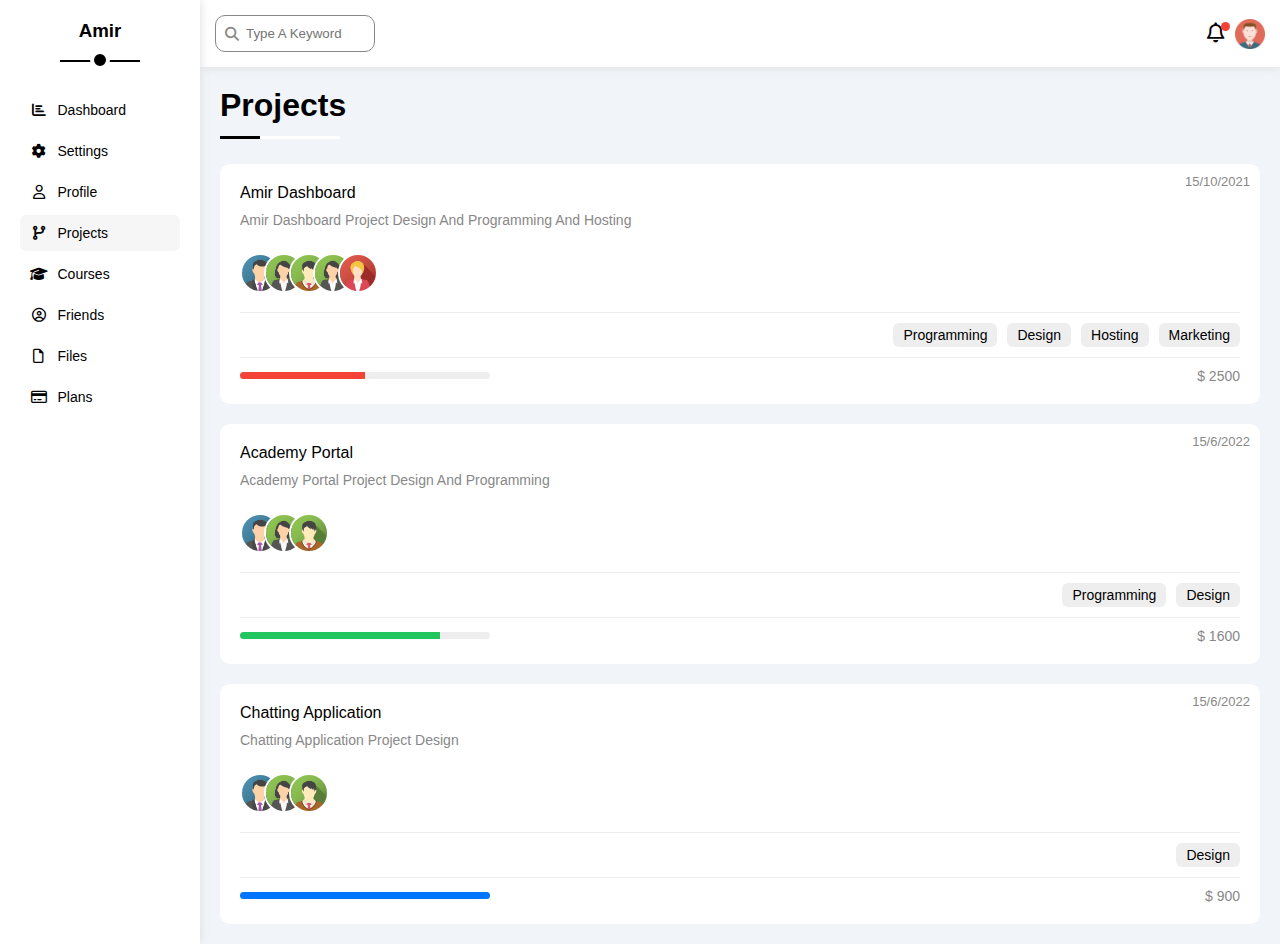
<file: projects.html>
<!DOCTYPE html>
<html lang="en">
<head>
    <meta charset="UTF-8">
    <meta name="viewport" content="width=device-width, initial-scale=1.0">
    <link rel="stylesheet" href="css/all.min.css">
    <link rel="stylesheet" href="css/framework.css">
    <link rel="stylesheet" href="css/projects.css">
    <title>Projects</title>
</head>
<body>
    <div class="page d-flex">
        <!-- start side bar -->
        <aside class="side-bar bg-white p-20">
            <h3 class="txt-c mt-0">Amir</h3>
            <ul class="links">
                <li><a href="index.html" class="d-flex align-center c-black rad-6 fs-14 p-10">
                        <i class="fa-solid fa-chart-bar fa-fw"></i>
                        <span class="hide-mobile">Dashboard</span>
                    </a></li>
                <li><a href="settings.html" class="d-flex align-center c-black rad-6 fs-14 p-10">
                        <i class="fa-solid fa-gear fa-fw"></i>
                        <span class="hide-mobile">Settings</span>
                    </a></li>
                <li><a href="profile.html" class="d-flex align-center c-black rad-6 fs-14 p-10">
                        <i class="fa-regular fa-user fa-fw"></i>
                        <span class="hide-mobile">Profile</span>
                    </a></li>
                <li><a href="projects.html" class="active d-flex align-center c-black rad-6 fs-14 p-10">
                        <i class="fa-solid fa-code-branch fa-fw"></i>
                        <span class="hide-mobile">Projects</span>
                    </a></li>
                <li><a href="courses.html" class="d-flex align-center c-black rad-6 fs-14 p-10">
                        <i class="fa-solid fa-graduation-cap fa-fw"></i>
                        <span class="hide-mobile">Courses</span>
                    </a></li>
                <li><a href="friends.html" class="d-flex align-center c-black rad-6 fs-14 p-10">
                        <i class="fa-regular fa-circle-user fa-fw"></i>
                        <span class="hide-mobile">Friends</span>
                    </a></li>
                <li><a href="files.html" class="d-flex align-center c-black rad-6 fs-14 p-10">
                        <i class="fa-regular fa-file fa-fw"></i>
                        <span class="hide-mobile">Files</span>
                    </a></li>
                <li><a href="plans.html" class="d-flex align-center c-black rad-6 fs-14 p-10">
                        <i class="fa-regular fa-credit-card fa-fw"></i>
                        <span class="hide-mobile">Plans</span>
                    </a></li>
            </ul>
        </aside>
        <!-- end side bar -->
        <!-- start content -->
        <div class="content">
            <!-- start profile head -->
            <div class="head bg-white flex-between">
                <div class="search">
                    <input class="p-10 rad-10" type="search" placeholder="Type A Keyword">
                </div>
                <div class="icons d-flex align-center">
                    <span class="notification">
                        <i class="fa-regular fa-bell fa-lg"></i>
                    </span>
                    <img src="imgs/avatar.png" alt="">
                </div>
            </div>
            <h1>Projects</h1>
            <!-- end profile head -->
            <!-- start wrapper -->
            <div class="wrapper d-grid m-20 gap-20">
                <div class="box bg-white rad-10 p-20 p-relative">
                    <span>Amir Dashboard</span>
                    <span class="d-block mt-10 fs-14 c-grey">Amir Dashboard Project Design And Programming And Hosting</span>
                    <span class="date c-grey fs-13">15/10/2021</span>
                    <div class="image-container">
                        <img src="imgs/team-01.png" alt="">
                        <img src="imgs/team-02.png" alt="">
                        <img src="imgs/team-03.png" alt="">
                        <img src="imgs/team-02.png" alt="">
                        <img src="imgs/team-05.png" alt="">
                    </div>
                    <div class="project-info d-flex gap-10">
                        <span class="bg-eee btn-shape fs-14">Programming</span>
                        <span class="bg-eee btn-shape fs-14">Design</span>
                        <span class="bg-eee btn-shape fs-14">Hosting</span>
                        <span class="bg-eee btn-shape fs-14">Marketing</span>
                    </div>
                    <div class="progress flex-between">
                        <div class="rad-6"></div>
                        <span class="fs-14 c-grey">$ 2500</span>
                    </div>
                    
                </div>
                <div class="box bg-white rad-10 p-20 p-relative">
                    <span>Academy Portal</span>
                    <span class="d-block mt-10 fs-14 c-grey">Academy Portal Project Design And Programming</span>
                    <span class="date c-grey fs-13">15/6/2022</span>
                    <div class="image-container">
                        <img src="imgs/team-01.png" alt="">
                        <img src="imgs/team-02.png" alt="">
                        <img src="imgs/team-03.png" alt="">
                    </div>
                    <div class="project-info d-flex gap-10">
                        <span class="bg-eee btn-shape fs-14">Programming</span>
                        <span class="bg-eee btn-shape fs-14">Design</span>
                    </div>
                    <div class="progress flex-between">
                        <div class="rad-6"></div>
                        <span class="fs-14 c-grey">$ 1600</span>
                    </div>
                    
                </div>
                <div class="box bg-white rad-10 p-20 p-relative">
                    <span>Chatting Application</span>
                    <span class="d-block mt-10 fs-14 c-grey">Chatting Application Project Design</span>
                    <span class="date c-grey fs-13">15/6/2022</span>
                    <div class="image-container">
                        <img src="imgs/team-01.png" alt="">
                        <img src="imgs/team-02.png" alt="">
                        <img src="imgs/team-03.png" alt="">
                    </div>
                    <div class="project-info d-flex gap-10">
                        <span class="bg-eee btn-shape fs-14">Design</span>
                    </div>
                    <div class="progress flex-between">
                        <div class="rad-6 bg-blue"></div>
                        <span class="fs-14 c-grey">$ 900</span>
                    </div>
                    
                </div>
            </div>
            <!-- end wrapper -->
</body>
</html>
</file>
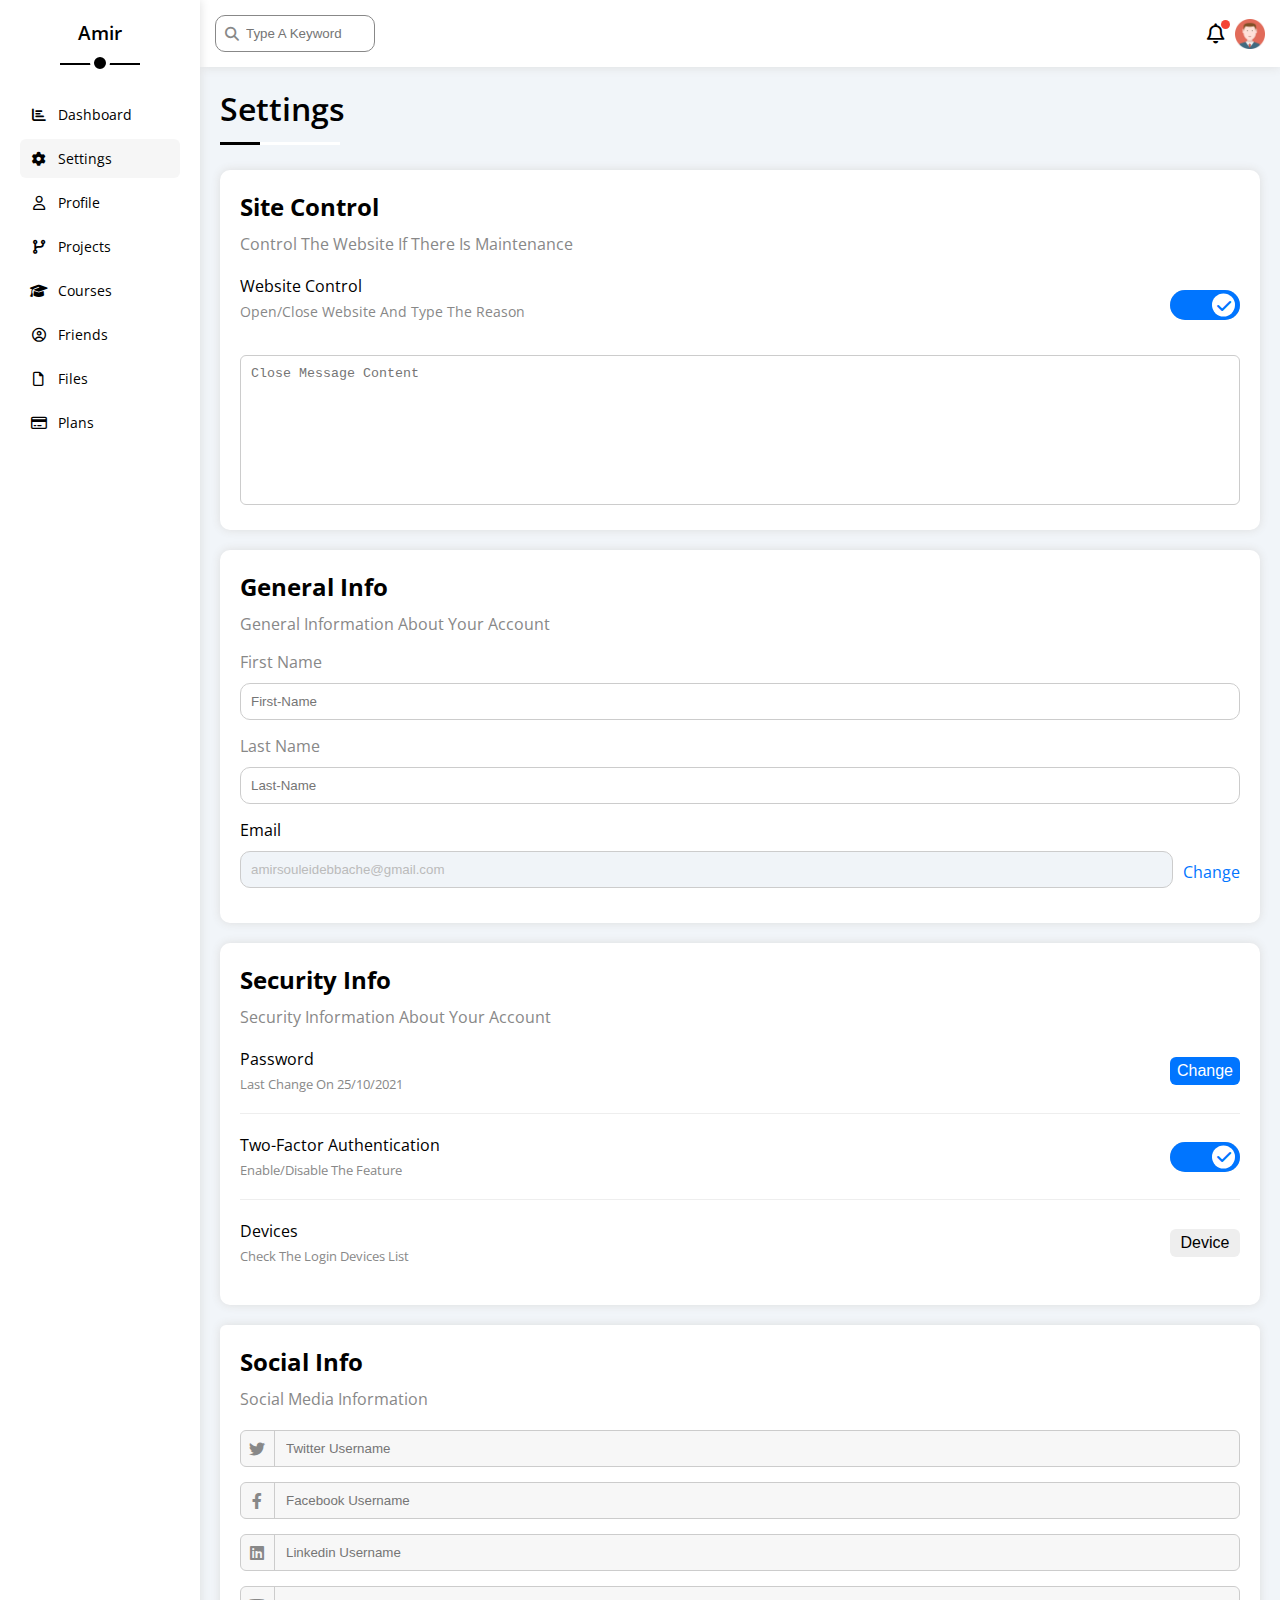
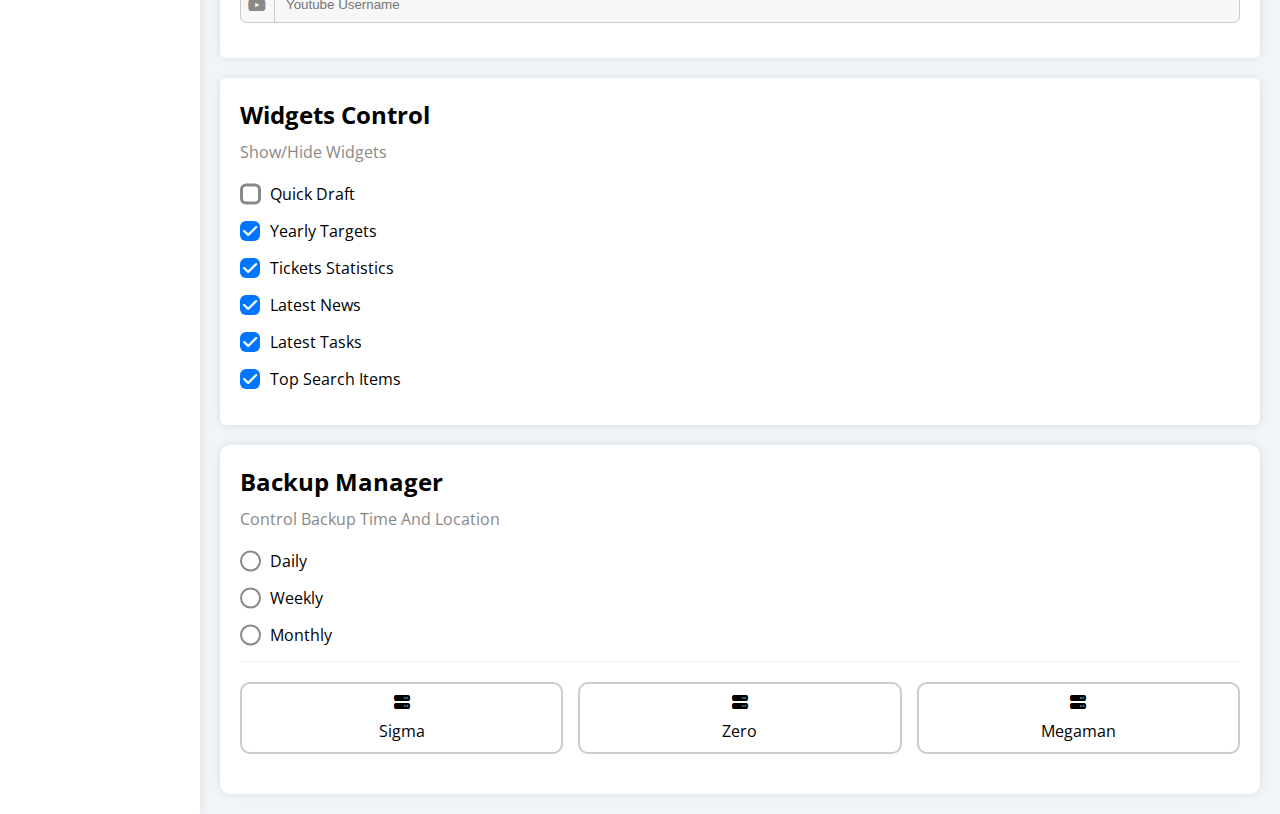
<file: settings.html>
<!DOCTYPE html>
<html lang="en">
<head>
    <meta charset="UTF-8">
    <meta name="viewport" content="width=device-width, initial-scale=1.0">
    <link rel="stylesheet" href="css/all.min.css">
    <link rel="stylesheet" href="css/framework.css">
    <link rel="stylesheet" href="css/settings.css">
    <link rel="preconnect" href="https://fonts.googleapis.com">
    <link rel="preconnect" href="https://fonts.gstatic.com" crossorigin>
    <link href="https://fonts.googleapis.com/css2?family=Open+Sans:wght@300;400;500;600;700;800&display=swap"
        rel="stylesheet">
    <title>Settings</title>
</head>

<body>
    <div class="page d-flex">
        <!-- start side bar -->
        <aside class="side-bar bg-white p-20">
            <h3 class="txt-c mt-0">Amir</h3>
            <ul class="links">
                <li><a href="index.html" class="d-flex align-center c-black rad-6 fs-14 p-10">
                        <i class="fa-solid fa-chart-bar fa-fw"></i>
                        <span class="hide-mobile">Dashboard</span>
                    </a></li>
                <li><a href="settings.html" class=" active d-flex align-center c-black rad-6 fs-14 p-10">
                        <i class="fa-solid fa-gear fa-fw"></i>
                        <span class="hide-mobile">Settings</span>
                    </a></li>
                <li><a href="profile.html" class="d-flex align-center c-black rad-6 fs-14 p-10">
                        <i class="fa-regular fa-user fa-fw"></i>
                        <span class="hide-mobile">Profile</span>
                    </a></li>
                <li><a href="projects.html" class="d-flex align-center c-black rad-6 fs-14 p-10">
                        <i class="fa-solid fa-code-branch fa-fw"></i>
                        <span class="hide-mobile">Projects</span>
                    </a></li>
                <li><a href="courses.html" class="d-flex align-center c-black rad-6 fs-14 p-10">
                        <i class="fa-solid fa-graduation-cap fa-fw"></i>
                        <span class="hide-mobile">Courses</span>
                    </a></li>
                <li><a href="friends.html" class="d-flex align-center c-black rad-6 fs-14 p-10">
                        <i class="fa-regular fa-circle-user fa-fw"></i>
                        <span class="hide-mobile">Friends</span>
                    </a></li>
                <li><a href="files.html" class="d-flex align-center c-black rad-6 fs-14 p-10">
                        <i class="fa-regular fa-file fa-fw"></i>
                        <span class="hide-mobile">Files</span>
                    </a></li>
                <li><a href="plans.html" class="d-flex align-center c-black rad-6 fs-14 p-10">
                        <i class="fa-regular fa-credit-card fa-fw"></i>
                        <span class="hide-mobile">Plans</span>
                    </a></li>
            </ul>
        </aside>
        <!-- end side bar -->
        <!-- start content -->
        <div class="content">
            <!-- start content head -->
            <div class="head bg-white flex-between">
                <div class="search">
                    <input class="p-10 rad-10" type="search" placeholder="Type A Keyword">
                </div>
                <div class="icons d-flex align-center">
                    <span class="notification">
                        <i class="fa-regular fa-bell fa-lg"></i>
                    </span>
                    <img src="imgs/avatar.png" alt="">
                </div>
            </div>
            <h1>Settings</h1>
            <!-- start wrapper -->
            <div class="wrapper m-20 d-grid gap-20">
                <!-- start control widget -->
                <div class="control-site p-20 bg-white rad-10">
                    <h2 class="m-0">Site Control</h2>
                    <p class="mt-10 mb-20 c-grey">Control The Website If There Is Maintenance</p>
                    <div class="control flex-between mb-20">
                        <div class="text">
                            <span>Website Control</span>
                            <p class="mt-5 c-grey fs-14">Open/Close Website And Type The Reason</p>
                        </div>
                        <input type="checkbox" id="toggle-switch" class="custom-checkbox" checked>
                        <label for="toggle-switch">
                            <div class="checkbox-toggle"></div>
                        </label>
                    </div>
                    <textarea placeholder="Close Message Content" class="message w-full m-0 rad-6 p-10"></textarea>
                </div>
                <!-- end control widget -->
                <!-- start general info widget -->
                <div class="general-info p-20 bg-white rad-10">
                    <h2 class="m-0">General Info</h2>
                    <p class="mt-10 c-grey">General Information About Your Account</p>
                    <label for="first-name" class="c-grey">First Name</label>
                    <input type="text" id="first-name" class="d-block w-full mt-10 rad-10 p-10 mb-15"
                        placeholder="First-Name">
                    <label for="last-name" class="c-grey">Last Name</label>
                    <input type="text" id="last-name" class="d-block w-full mt-10 rad-10 p-10 mb-15"
                        placeholder="Last-Name">
                    <label for="email">Email</label>
                    <div class="email flex-between">
                        <input type="email" value="amirsouleidebbache@gmail.com" disabled
                            class="d-block w-full mt-10 rad-10 p-10 mb-15 mr-10">
                        <a href="#" class="c-blue">Change</a>
                    </div>
                </div>
                <!-- end general info widget -->
                <!-- start security info widget -->
                <div class="security-info p-20 bg-white rad-10">
                    <h2 class="m-0">Security Info</h2>
                    <p class=" m-0 mt-10 c-grey">Security Information About Your Account</p>
                    <div class="row flex-between">
                        <div class="text">
                            <span>Password</span>
                            <span class="d-block mt-5 c-grey fs-13">Last Change On 25/10/2021</span>
                        </div>
                        <button class="rad-6 bg-blue c-white txt-c">Change</button>
                    </div>
                    <div class="row flex-between">
                        <div class="text">
                            <span>Two-Factor Authentication</span>
                            <span class="d-block mt-5 c-grey fs-13">Enable/Disable The Feature</span>
                        </div>
                        <input type="checkbox" id="checkbox" class="custom-checkbox" checked>
                        <label for="checkbox">
                            <div class="checkbox-toggle"></div>
                        </label>
                    </div>
                    <div class="row flex-between">
                        <div class="text">
                            <span>Devices</span>
                            <span class="d-block mt-5 c-grey fs-13">Check The Login Devices List</span>
                        </div>
                        <button class="rad-6 bg-eee txt-c">Device</button>
                    </div>
                </div>
                <!-- end security info widget -->
                <!-- start social info -->
                <div class="social-info p-20 bg-white rad-6">
                    <h2 class="m-0">Social Info</h2>
                    <p class=" m-0 mt-10 mb-20 c-grey">Social Media Information</p>
                    <div class="twitter">
                        <input type="text" placeholder="Twitter Username" class="d-block w-full rad-6">
                        <i class="fa-brands fa-twitter fa-2x center-flex c-grey"></i>
                    </div>
                    <div class="facebook">
                        <input type="text" placeholder="Facebook Username" class="d-block w-full rad-6">
                        <i class="fa-brands fa-facebook-f c-grey center-flex"></i>
                    </div>
                    <div class="linkedin">
                        <input type="text" placeholder="Linkedin Username" class="d-block w-full rad-6">
                        <i class="fa-brands fa-linkedin fa-2x center-flex c-grey"></i>
                    </div>
                    <div class="youtube">
                        <input type="text" placeholder="Youtube Username" class="d-block w-full rad-6">
                        <i class="fa-brands fa-youtube fa-2x center-flex c-grey"></i>
                    </div>
                </div>
                <!-- end social info -->
                <!-- start widget control widget -->
                <div class="widget-control p-20 bg-white rad-6">
                    <h2 class="m-0">Widgets Control</h2>
                    <p class=" m-0 mt-10 mb-20 c-grey">Show/Hide Widgets</p>
                    <div class="draft mb-15">
                        <input type="checkbox" id="quick-draft">
                        <label for="quick-draft">Quick Draft</label>
                    </div>
                    <div class="targets mb-15">
                        <input type="checkbox" id="yearly-target" checked>
                        <label for="yearly-target">Yearly Targets</label>
                    </div>
                    <div class="tickets mb-15">
                        <input type="checkbox" id="tickets" checked>
                        <label for="tickets">Tickets Statistics</label>
                    </div>
                    <div class="news mb-15">
                        <input type="checkbox" id="news" checked>
                        <label for="news">Latest News</label>
                    </div>
                    <div class="tasks mb-15">
                        <input type="checkbox" id="tasks" checked>
                        <label for="tasks">Latest Tasks</label>
                    </div>
                    <div class="search mb-15">
                        <input type="checkbox" id="search" checked>
                        <label for="search">Top Search Items</label>
                    </div>
                </div>
                <!-- end widget control widget -->
                <!-- start backup widget -->
                <div class="backup-manager p-20 bg-white rad-10">
                    <h2 class="m-0">Backup Manager</h2>
                    <p class=" m-0 mt-10 mb-20 c-grey">Control Backup Time And Location</p>
                    <div class="mb-15">
                        <input type="radio" name="backup" id="daily">
                        <label for="daily">Daily</label>
                    </div>
                    <div class="mb-15">
                        <input type="radio" name="backup" id="weekly">
                        <label for="weekly">Weekly</label>
                    </div>
                    <div class="mb-15">
                        <input type="radio" name="backup" id="monthly">
                        <label for="monthly">Monthly</label>
                    </div>
                    <div class="boxes d-flex block-mobile">
                        <div class="sigma">
                            <input type="checkbox" id="sigma">
                            <label for="sigma" class="rad-10 center-flex">
                                <div class="box txt-c">
                                    <i class="fa-solid fa-server d-block mb-10 d-block"></i>
                                    <span>Sigma</span>
                                </div>
                            </label>
                        </div>
                        <div class="zero rad-10">
                            <input type="checkbox" id="zero">
                            <label for="zero" class="rad-10 p-10 center-flex">
                                <div class="box txt-c">
                                    <i class="fa-solid fa-server d-block mb-10 d-block"></i>
                                    <span>Zero</span>
                                </div>
                            </label>
                        </div>
                        <div class="mega rad-10">
                            <input type="checkbox" id="mega">
                            <label for="mega" class="rad-10 center-flex">
                                <div class="box txt-c">
                                    <i class="fa-solid fa-server d-block mb-10 d-block"></i>
                                    <span>Megaman</span>
                                </div>
                            </label>
                        </div>
                    </div>
                </div>
                <!-- end backup widget -->
            </div>
            <!-- end wrapper -->
        </div>
    </div>
</body>
</html>
</file>
<file: css/framework.css>
:root {
    --blue-color: #0075ff;
    --blue-alt-color: #0d69d5;
    --orange-color: #f59e0b;
    --green-color: #22c55e;
    --red-color: #f44336;
    --grey-color: #888;
}

/* start box */
.d-flex {
    display: flex;
}

.align-center {
    align-items: center;
}

.space-between {
    justify-content: space-between;
}

.wrap-yes {
    flex-wrap: wrap;
}

.column-flex {
    flex-direction: column;
}

.d-grid {
    display: grid;
}

.gap-10 {
    gap: 10px;
}

.gap-20 {
    gap: 20px;
}

.d-block {
    display: block;
}

@media (max-width: 767px) {
    .block-mobile {
        display: block;
    }

    .hide-mobile {
        display: none;
    }

}

.w-full {
    width: 100%;
}

.w-fit {
    width: fit-content;
}

.p-relative {
    position: relative;
}
/* end box */
/* start padding + margin */
.p-5 {
    padding: 5px;
}

.p-10 {
    padding: 10px;
}

.p-15 {
    padding: 15px;
}

.p-20 {
    padding: 20px;
}

.m-0 {
    margin: 0;
}

.m-20 {
    margin: 20px;
}

.mt-0 {
    margin-top: 0;
}

.mt-5 {
    margin-top: 5px;
}

.mt-10 {
    margin-top: 10px;
}

.mr-5 {
    margin-right: 5px;
}

.mr-10 {
    margin-right: 10px;
}

.ml-10 {
    margin-left: 10px;
}

.mt-20 {
    margin-top: 20px;
}

.mb-10 {
    margin-bottom: 10px;
}

.mb-15 {
    margin-bottom: 15px;
}

.mb-20 {
    margin-bottom: 20px;
}

/* end padding + margin */
/* start color */
.bg-white {
    background-color: white;
}

.bg-eee {
    background-color: #eee;
}

.bg-blue {
    background-color: var(--blue-color);
}

.bg-orange {
    background-color: var(--orange-color);
}

.bg-green {
    background-color: var(--green-color);
}

.bg-red {
    background-color: var(--red-color);
}

.bg-grey {
    background-color: var(--grey-color);
}

.c-black {
    color: black;
}

.c-white {
    color: white;
}

.c-grey {
    color: var(--grey-color);
}

.c-blue {
    color: var(--blue-color);
}

.c-green {
    color: var(--green-color);
}

.c-orange {
    color: var(--orange-color);
}

.c-red {
    color: var(--red-color);
}

/* end color */
/* start font */
.txt-c {
    text-align: center;
}

@media(max-width: 767px) {
    .txt-c-mobile {
        text-align: center;
    }
}

.fs-13 {
    font-size: 13px;
}

.fs-14 {
    font-size: 14px;
}

.fw-bold {
    font-weight: bold;
}

/* end font */
/* start border */
.b-none {
    border: none;
}

.rad-6 {
    border-radius: 6px;
}

.rad-10 {
    border-radius: 10px;
}

/* end border */
/* start components */
.center-flex {
    display: flex;
    justify-content: center;
    align-items: center;
}

.flex-between {
    display: flex;
    justify-content: space-between;
    align-items: center;
}

.btn-shape {
    padding: 4px 10px;
    border-radius: 6px;
}

/* start custom checkbox */

/* end custom checkbox */

/* end components */
</file>
<file: css/master.css>
/* start global rules */
* {
    -webkit-box-sizing: border-box;
    -moz-box-sizing: border-box;
    box-sizing: border-box;
}

*:focus {
    outline: none;
}

:root {
    --blue-color: #0075ff;
    --blue-alt-color: #0d69d5;
    --orange-color: #f59e0b;
    --green-color: #22c55e;
    --red-color: #f44336;
    --grey-color: #888;
    --main-transition: .3s;
}

body {
    margin: 0;
}

ul {
    list-style: none;
    padding: 0;
}

a {
    text-decoration: none;
}

input:focus {
    outline: none;
}

html {
    scroll-behavior: smooth;
}

body {
    font-family: 'Open Sans', sans-serif;
}

::-moz-scrollbar {
    width: 7px;
}

::-moz-scrollbar-thumb {
    background-color: var(--blue-color);
    transition: var(--main-transition);
}

::-moz-scrollbar-thumb:hover {
    background-color: var(--blue-alt-color);
}

::-moz-scrollbar-track {
    background-color: white;
}

/* end global rules */
.page {
    background-color: #f1f5f9;
    min-height: 100vh;
}

/* start side bar */
.side-bar {
    width: 200px;
    box-shadow: 0 0 10px #ddd;
    position: relative;
}

.side-bar>h3 {
    margin-bottom: 50px;
    position: relative;
    font-weight: 600;
}

@media (min-width: 768px) {

    .side-bar>h3::before,
    .side-bar>h3::after {
        content: "";
        position: absolute;
        background-color: black;
        left: 50%;
        transform: translateX(-50%);
    }

    .side-bar>h3::before {
        width: 80px;
        height: 2px;
        bottom: -20px;
    }

    .side-bar>h3::after {
        border: 4px solid white;
        border-radius: 50%;
        height: 12px;
        width: 12px;
        bottom: -28px;
    }
}

.side-bar ul li a {
    transition: .3S;
    margin-bottom: 5px;
}

.side-bar ul li a:hover,
.side-bar ul li a.active {
    background-color: #f6f6f6;
}

.side-bar ul li a span {
    font-size: 14px;
    margin-left: 10px;
}

@media (max-width: 767px) {
    .side-bar {
        width: 62px;
        padding: 10px;
    }

    .side-bar>h3 {
        font-size: 13px;
        margin-bottom: 15px;
    }
}

/* end side bar */
/* start content */
/* start head */
.content {
    flex: 1;
    overflow: hidden;
}

.content>.head {
    padding: 15px;
    box-shadow: 0 0 10px #ddd;
}

.content .head .search {
    position: relative;
}

.content .head .search::before {
    font-family: "Font Awesome 6 free";
    content: "\f002";
    font-weight: 900;
    color: var(--grey-color);
    position: absolute;
    top: 50%;
    transform: translateY(-50%);
    left: 10px;
    font-size: 14px;
}

.content .head .search input {
    padding-left: 30px;
    border: 1px solid var(--grey-color);
    width: 160px;
    transition: var(--main-transition);
}

.content .head .search input:focus {
    width: 200px;
}

.content .head .search input:focus::placeholder {
    opacity: 0;
    transition: var(--main-transition);
}

.content .head .icons .notification {
    position: relative;
    margin-right: 10px;
}

.content .head .icons .notification::before {
    content: "";
    position: absolute;
    width: 9px;
    height: 9px;
    border-radius: 50%;
    background-color: var(--red-color);
    top: -3px;
    right: -5px;
}

.content .head .icons img {
    width: 30px
}

/* end head */
/* start dashboard head */
.page h1 {
    position: relative;
    margin: 20px 20px 40px;
    font-weight: 600;
}

.page h1::before {
    content: "";
    position: absolute;
    height: 3px;
    width: 120px;
    background-image: linear-gradient(to right, black 33%, white 33%);
    bottom: -15px;
}

/* end dashboard head */
/* start wrapper */
.wrapper {
    grid-template-columns: repeat(auto-fill, minmax(450px, 1fr));
    margin-left: 20Px;
    margin-right: 20px;
}

@media (max-width: 767px) {
    .wrapper {
        grid-template-columns: minmax(200px, 1fr);
        margin-left: 10Px;
        margin-right: 10px;
        gap: 10px;
    }
}

.wrapper>div {
    box-shadow: 0 0 10px #ddd;
}

/* end wrapper */
/* start welcome widget */

.wrapper .welcome .intro .text p {
    color: var(--grey-color);
    margin-top: 5px;
}

.wrapper .welcome .intro img {
    height: 110px;
}

.welcome>img {
    width: 62px;
    border: 5px solid white;
    margin-left: 20px;
    margin-top: -31px;
    border-radius: 50%;
    margin-bottom: 20px;
}

.body {
    border-top: 1px solid #eee;
    border-bottom: 1px solid #eee;
}

.body .info {
    flex: 1;
}

.body .info span {
    display: block;
    font-weight: 500;
}

.body .info span:nth-child(2) {
    color: var(--grey-color);
    margin-top: 10px;
}

.welcome a {
    margin: 20px 15px 50px auto;
}

@media (max-width: 767px) {
    .welcome>img {
        margin-left: 0;
    }

    .welcome .body>div:not(last-child) {
        margin-bottom: 20px;
    }
}

/* end welcome widget */
/* start draft widget */
.draft .thought {
    resize: none;
    height: 180px;
}

.draft input[type="submit"] {
    margin-left: auto;
}

/* end draft widget */
/* start targets widget */
.targets .target-row .icon {
    width: 80px;
    height: 80px;
    margin-right: 20px;
}

.money .icon {
    background-color: #0075ff45;
}

.projects .icon {
    background-color: #f59f0b2f;
}

.team .icon {
    background-color: #22c55e37;
}

.target-row .details {
    flex: 1;
}

.target-row .progress {
    position: relative;
    height: 4px;
    margin-top: 10px;
}

.money .progress {
    background-color: #0075ff45;
}

.projects .progress {
    background-color: #f59f0b2f;
}

.team .progress {
    background-color: #22c55e37;
}

.targets .target-row .details .progress>span {
    position: absolute;
    height: 100%;
}

.targets .target-row .details .progress>span span {
    position: absolute;
    bottom: 16px;
    right: -20px;
    padding: 3px 5px;
}

.targets .target-row .details .progress>span span::after {
    content: "";
    position: absolute;
    bottom: -10px;
    left: 50%;
    border: 5px solid;
    border-color: transparent;
    transform: translateX(-50%);
}

.targets .money .details .progress>span span::after {
    border-top-color: var(--blue-color);
}

.targets .projects .details .progress>span span::after {
    border-top-color: var(--orange-color);
}

.targets .team .details .progress>span span::after {
    border-top-color: var(--green-color);
}

/* end targets widget */
/* start tickets widget */
.tickets .tickets-content .card {
    border: 1px solid #ccc;
    width: calc(50% - 10px);
}

.tickets .tickets-content .card span:first-of-type {
    font-size: 25px;
    margin-top: 10px;
    margin-bottom: 10px;
}

/* end tickets widget */
/* start news widget */
.news .row {
    padding: 25px 0;
}

.news .row:not(:last-child) {
    border-bottom: 1px solid #eee;
}

.news .row img {
    width: 100px;
    height: 60px;
    margin-right: 15px;
}

.news .row .text {
    flex: 1;
}

/* end news widget */
/* start task widget */
.task .row {
    padding: 20px 0;
}

.task .row:not(:nth-child(5), :last-child) {
    border-bottom: 1px solid #eee;
}

.task .row:nth-child(5) {
    opacity: .3;
}

.task .row .d-text {
    text-decoration: line-through;
}

.task .row:not(:nth-child(5)) i:hover {
    color: var(--red-color);
    transition: var(--main-transition);
    cursor: pointer;
}

/* end task widget */
/* start search widget */
.search .row {
    margin-top: 30px;
    margin-bottom: 30px;
}

/* end search widget */
/* start files widget */
.files .row {
    padding: 10px 0;
}

.files .row:not(:last-child) {
    border-bottom: 1px solid #eee;
}

.files .row img {
    width: 40px;
}

/* end files widget */
/* start projects widget */
.projects {
    position: relative;
}

.projects img {
    opacity: .1;
    height: 140px;
    position: absolute;
    bottom: 0px;
    right: 0px;
}

.projects ul {
    position: relative;
}

.projects ul:before {
    content: "";
    position: absolute;
    width: 2px;
    height: 100%;
    background-color: var(--blue-color);
    left: 13px;
}

.projects ul li {
    padding-left: 40px;
    position: relative;
    margin-top: 30px;
    margin-bottom: 30px;
}

.projects ul li::before,
.projects ul li::after {
    content: "";
    position: absolute;
    border-radius: 50%;
}

.projects ul li::before {
    background-color: white;
    border: 2px solid var(--blue-color);
    width: 25Px;
    height: 25px;
    left: 0px;
    top: 50%;
    transform: translateY(-50%);
}

.projects ul li::after {
    background-color: var(--blue-color);
    height: 17px;
    width: 17px;
    left: 6px;
    top: 2px;
}

.projects ul li:nth-child(4)::after {
    animation: fade-in 1.5s linear infinite;
}

.projects ul li:last-child::after {
    opacity: 0;
}

/* end projects widget */
/* start reminder widget */
.reminder div {
    padding-left: 50px;
    position: relative;
    margin-top: 20px;
    margin-bottom: 20px;
}

.reminder div::before {
    content: "";
    position: absolute;
}

.reminder div::before {
    height: 100%;
    width: 2Px;
    left: 35px;
}

.reminder div::after {
    content: "";
    position: absolute;
    border-radius: 50%;
    height: 15px;
    width: 15px;
    left: 5px;
    top: 50%;
    transform: translateY(-50%);
}

.reminder .blue::before,
.reminder .blue::after {
    background-color: var(--blue-color);
}

.reminder .orange::before,
.reminder .orange::after {
    background-color: var(--orange-color);
}

.reminder .red::before,
.reminder .red::after {
    background-color: var(--red-color);
}


.reminder .green::before,
.reminder .green::after {
    background-color: var(--green-color);
}

/* end reminder widget */
/* start posts widget */
.posts .post-info img {
    height: 50px;
}

.posts p {
    line-height: 1.6;
    padding: 25px 0;
    border-top: 1px solid #eee;
    border-bottom: 1px solid #eee;
}

.posts .post-footer i {
    margin-right: 5px;
}

/* end posts widget */
/* start social media widget */
.social-media .widget {
    padding-right: 15px;
    margin-bottom: 10px;
}

.social-media .widget span {
    flex: 1;
    margin-left: 15px;
}

.social-media .widget i {
    height: 50px;
    width: 50px;
    transition: var(--main-transition);
}

.social-media .widget i:hover {
    transform: rotate(4deg);
}

.social-media .twitter {
    background-color: #1da1f23d;
    box-shadow: 0 1px 1px #1da1f2, 1px 2px 1px #1da1f2, 1px 2px 3px #1da1f2;
}

.social-media .facebook {
    background-color: #1877f22e;
    box-shadow: 0 1px 1px #1877f2, 1px 2px 1px #1877f2, 1px 2px 3px #1877f2;
}

.social-media .youtube {
    background-color: #ff000026;
    box-shadow: 0 1px 1px #ff0000, 1px 2px 1px #ff0000, 1Px 2px 3px #ff0000;
}

.social-media .linkedin {
    background-color: #0077b52e;
    box-shadow: 0 1px 1px #0077b5, 1px 2px 1px #0077b5, 1px 2px 3px #0077b5;
}

.social-media .twitter i,
.social-media .twitter a {
    background-color: #1da1f2;
}

.social-media .facebook i,
.social-media .facebook a {
    background-color: #1877f2;
}

.social-media .youtube i,
.social-media .youtube a {
    background-color: #ff0000;
}

.social-media .linkedin i,
.social-media .linkedin a {
    background-color: #0077b5;
}

.social-media .twitter span {
    color: #1da1f2;
}

.social-media .facebook span {
    color: #1877f2;
}

.social-media .youtube span {
    color: #ff0000;
}

.social-media .linkedin span {
    color: #0077b5;
}

/* end social media widget */
/* start projects widget*/
.project {
    grid-column: -1/1;
}

.project .table {
    overflow: scroll;
}

.project .tab {
    border-spacing: 0;
    width: 105%;
}

.tab tr td {
    padding: 15px 15px;
    border: 1px solid #eee;
}

.tab tr td img {
    height: 35px;
    border-radius: 50%;
    border: 2px solid white;
}

.tab tr td img:not(:first-child) {
    margin-left: -20px;
}

.complete {
    background-color: var(--green-color);
}

.pending {
    background-color: var(--orange-color);
}

.reject {
    background-color: var(--red-color);
}

.progress {
    background-color: var(--blue-color);
}

/* end projects widget*/
/* end content */
@keyframes fade-in {
    0% {
        opacity: 0;
    }

    50% {
        opacity: 1;
    }

    100% {
        opacity: 0;
    }
}
</file>
<file: css/courses.css>
* {
    -webkit-box-sizing: border-box;
    -moz-box-sizing: border-box;
    box-sizing: border-box;
}

*:focus {
    outline: none;
}

:root {
    --blue-color: #0075ff;
    --blue-alt-color: #0d69d5;
    --orange-color: #f59e0b;
    --green-color: #22c55e;
    --red-color: #f44336;
    --grey-color: #888;
    --main-transition: .3s;
}

body {
    margin: 0;
}

ul {
    list-style: none;
    padding: 0;
}

a {
    text-decoration: none;
}

button {
    border: none;
}

input:focus {
    outline: none;
}

html {
    scroll-behavior: smooth;
}

body {
    font-family: 'Open Sans', sans-serif;
}

::-moz-scrollbar {
    width: 7px;
}

::-moz-scrollbar-thumb {
    background-color: var(--blue-color);
    transition: var(--main-transition);
}

::-moz-scrollbar-thumb:hover {
    background-color: var(--blue-alt-color);
}

::-moz-scrollbar-track {
    background-color: white;
}

/* end global rules */
.page {
    background-color: #f1f5f9;
    min-height: 100vh;
}

/* start side bar */
.side-bar {
    width: 200px;
    box-shadow: 0 0 10px #ddd;
    position: relative;
}

.side-bar>h3 {
    margin-bottom: 50px;
    position: relative;
    font-weight: 600;
}

@media (min-width: 768px) {

    .side-bar>h3::before,
    .side-bar>h3::after {
        content: "";
        position: absolute;
        background-color: black;
        left: 50%;
        transform: translateX(-50%);
    }

    .side-bar>h3::before {
        width: 80px;
        height: 2px;
        bottom: -20px;
    }

    .side-bar>h3::after {
        border: 4px solid white;
        border-radius: 50%;
        height: 12px;
        width: 12px;
        bottom: -28px;
    }
}

.side-bar ul li a {
    transition: .3S;
    margin-bottom: 5px;
}

.side-bar ul li a:hover,
.side-bar ul li a.active {
    background-color: #f6f6f6;
}

.side-bar ul li a span {
    font-size: 14px;
    margin-left: 10px;
}

@media (max-width: 767px) {
    .side-bar {
        width: 62px;
        padding: 10px;
    }

    .side-bar>h3 {
        font-size: 13px;
        margin-bottom: 15px;
    }
}

/* end side bar */
/* start content */
/* start head */
.content {
    flex: 1;
    overflow: hidden;
}

.content>.head {
    padding: 15px;
    box-shadow: 0 0 10px #ddd;
}

.content .head .search {
    position: relative;
}

.content .head .search::before {
    font-family: "Font Awesome 6 free";
    content: "\f002";
    font-weight: 900;
    color: var(--grey-color);
    position: absolute;
    top: 50%;
    transform: translateY(-50%);
    left: 10px;
    font-size: 14px;
}

.content .head .search input {
    padding-left: 30px;
    border: 1px solid var(--grey-color);
    width: 160px;
    transition: var(--main-transition);
}

.content .head .search input:focus {
    width: 200px;
}

.content .head .search input:focus::placeholder {
    opacity: 0;
    transition: var(--main-transition);
}

.content .head .icons .notification {
    position: relative;
    margin-right: 10px;
}

.content .head .icons .notification::before {
    content: "";
    position: absolute;
    width: 9px;
    height: 9px;
    border-radius: 50%;
    background-color: var(--red-color);
    top: -3px;
    right: -5px;
}

.content .head .icons img {
    width: 30px
}

/* end head */
/* start profile head */
.page h1 {
    position: relative;
    margin: 20px 20px 40px;
    font-weight: 600;
}

.page h1::before {
    content: "";
    position: absolute;
    height: 3px;
    width: 120px;
    background-image: linear-gradient(to right, black 33%, white 33%);
    bottom: -15px;
}
/* end profile head */
/* start wrapper */
.wrapper {
    grid-template-columns: repeat(auto-fit,minmax(300px,1fr));
} 

.wrapper .box {
    overflow: hidden;
}

.wrapper .box .images {
    max-width: 100%;
}

.wrapper .box .images .background {
    max-width: 100%;
}

.wrapper .box .images .team {
    height: 70px;
    border-radius: 50%;
    border: 3px solid white;
    position: absolute;
    top: 10px;
    left: 10px;
}

.wrapper .box .text {
    padding: 0 20px 20px;
}

.wrapper .box .text p {
    line-height: 1.6;
}

.wrapper .box > span {
    margin: 0 auto -15px;
    position: relative;
}

.wrapper .box .info {
    padding: 15px 15px;
    border-top: 1px solid #eee;
}
/* end wrapper */
</file>
<file: css/files.css>
* {
    -webkit-box-sizing: border-box;
    -moz-box-sizing: border-box;
    box-sizing: border-box;
}

*:focus {
    outline: none;
}

:root {
    --blue-color: #0075ff;
    --blue-alt-color: #0d69d5;
    --orange-color: #f59e0b;
    --green-color: #22c55e;
    --red-color: #f44336;
    --grey-color: #888;
    --main-transition: .3s;
}

body {
    margin: 0;
}

ul {
    list-style: none;
    padding: 0;
}

a {
    text-decoration: none;
}

button {
    border: none;
}

input:focus {
    outline: none;
}

html {
    scroll-behavior: smooth;
}

body {
    font-family: 'Open Sans', sans-serif;
}

::-moz-scrollbar {
    width: 7px;
}

::-moz-scrollbar-thumb {
    background-color: var(--blue-color);
    transition: var(--main-transition);
}

::-moz-scrollbar-thumb:hover {
    background-color: var(--blue-alt-color);
}

::-moz-scrollbar-track {
    background-color: white;
}
/* end global rules */
.page {
    background-color: #f1f5f9;
    min-height: 100vh;
}

/* start side bar */
.side-bar {
    width: 200px;
    box-shadow: 0 0 10px #ddd;
    position: relative;
}

.side-bar>h3 {
    margin-bottom: 50px;
    position: relative;
    font-weight: 600;
}

@media (min-width: 768px) {

    .side-bar>h3::before,
    .side-bar>h3::after {
        content: "";
        position: absolute;
        background-color: black;
        left: 50%;
        transform: translateX(-50%);
    }

    .side-bar>h3::before {
        width: 80px;
        height: 2px;
        bottom: -20px;
    }

    .side-bar>h3::after {
        border: 4px solid white;
        border-radius: 50%;
        height: 12px;
        width: 12px;
        bottom: -28px;
    }
}

.side-bar ul li a {
    transition: .3S;
    margin-bottom: 5px;
}

.side-bar ul li a:hover,
.side-bar ul li a.active {
    background-color: #f6f6f6;
}

.side-bar ul li a span {
    font-size: 14px;
    margin-left: 10px;
}

@media (max-width: 767px) {
    .side-bar {
        width: 62px;
        padding: 10px;
    }

    .side-bar>h3 {
        font-size: 13px;
        margin-bottom: 15px;
    }
}

/* end side bar */
/* start content */
/* start head */
.content {
    flex: 1;
    overflow: hidden;
}

.content>.head {
    padding: 15px;
    box-shadow: 0 0 10px #ddd;
}

.content .head .search {
    position: relative;
}

.content .head .search::before {
    font-family: "Font Awesome 6 free";
    content: "\f002";
    font-weight: 900;
    color: var(--grey-color);
    position: absolute;
    top: 50%;
    transform: translateY(-50%);
    left: 10px;
    font-size: 14px;
}

.content .head .search input {
    padding-left: 30px;
    border: 1px solid var(--grey-color);
    width: 160px;
    transition: var(--main-transition);
}

.content .head .search input:focus {
    width: 200px;
}

.content .head .search input:focus::placeholder {
    opacity: 0;
    transition: var(--main-transition);
}

.content .head .icons .notification {
    position: relative;
    margin-right: 10px;
}

.content .head .icons .notification::before {
    content: "";
    position: absolute;
    width: 9px;
    height: 9px;
    border-radius: 50%;
    background-color: var(--red-color);
    top: -3px;
    right: -5px;
}

.content .head .icons img {
    width: 30px
}

/* end head */
/* start profile head */
.page h1 {
    position: relative;
    margin: 20px 20px 40px;
    font-weight: 600;
}

.page h1::before {
    content: "";
    position: absolute;
    height: 3px;
    width: 120px;
    background-image: linear-gradient(to right, black 33%, white 33%);
    bottom: -15px;
}
/* end profile head */
/* start wrapper */
.files {
    grid-template-columns: repeat(auto-fit,minmax(200px,1fr));
    flex: 1;
}

.files .file .image img {
    height: 70px;
    transition: var(--main-transition);
}

.files .file .image img:hover {
    transform: rotate(3deg);
}

.files .file .info {
    padding-top: 10px;
    border-top: 1px solid #eee;
}

.statistics {
    width: 260px;
    height: fit-content;
    order: 1;
}

@media (max-width: 767px) {
    .statistics {
        margin-bottom: 20px;
        text-align: center;
        width: 100%;
    }
}

.stat {
    border: 1px solid #eee;
    margin-bottom: 15px;
}

.stat .text {
    flex: 1;
}

.stat i {
    font-size: 16px;
    width: 42Px;
    height: 42px;
}

.stat:first-of-type i {
    background-color: #0077ff3a;
}

.stat:nth-of-type(2) i {
    background-color: #f59f0b3e;
}

.stat:nth-of-type(3) i {
    background-color: #f4433635;
}

.stat:nth-of-type(4) i {
    background-color: #22c55e31;
}

.statistics a {
    padding: 10px;
    width: 100px;
    margin: 0 auto;
}

.statistics a:hover {
    background-color: var(--blue-alt-color);
}

.statistics a:hover i {
    animation: bounce infinite 1s linear;
}

@keyframes bounce {
    0% {
        transform: translateY(0px)
    }

    50% {
        transform: translateY(-5px)
    }

    100% {
        transform: translateY(0px)
    }
}
</file>
<file: css/friends.css>
* {
    -webkit-box-sizing: border-box;
    -moz-box-sizing: border-box;
    box-sizing: border-box;
}

*:focus {
    outline: none;
}

:root {
    --blue-color: #0075ff;
    --blue-alt-color: #0d69d5;
    --orange-color: #f59e0b;
    --green-color: #22c55e;
    --red-color: #f44336;
    --grey-color: #888;
    --main-transition: .3s;
}

body {
    margin: 0;
}

ul {
    list-style: none;
    padding: 0;
}

a {
    text-decoration: none;
}

button {
    border: none;
}

input:focus {
    outline: none;
}

html {
    scroll-behavior: smooth;
}

body {
    font-family: 'Open Sans', sans-serif;
}

::-moz-scrollbar {
    width: 7px;
}

::-moz-scrollbar-thumb {
    background-color: var(--blue-color);
    transition: var(--main-transition);
}

::-moz-scrollbar-thumb:hover {
    background-color: var(--blue-alt-color);
}

::-moz-scrollbar-track {
    background-color: white;
}
/* end global rules */
.page {
    background-color: #f1f5f9;
    min-height: 100vh;
}

/* start side bar */
.side-bar {
    width: 200px;
    box-shadow: 0 0 10px #ddd;
    position: relative;
}

.side-bar>h3 {
    margin-bottom: 50px;
    position: relative;
    font-weight: 600;
}

@media (min-width: 768px) {

    .side-bar>h3::before,
    .side-bar>h3::after {
        content: "";
        position: absolute;
        background-color: black;
        left: 50%;
        transform: translateX(-50%);
    }

    .side-bar>h3::before {
        width: 80px;
        height: 2px;
        bottom: -20px;
    }

    .side-bar>h3::after {
        border: 4px solid white;
        border-radius: 50%;
        height: 12px;
        width: 12px;
        bottom: -28px;
    }
}

.side-bar ul li a {
    transition: .3S;
    margin-bottom: 5px;
}

.side-bar ul li a:hover,
.side-bar ul li a.active {
    background-color: #f6f6f6;
}

.side-bar ul li a span {
    font-size: 14px;
    margin-left: 10px;
}

@media (max-width: 767px) {
    .side-bar {
        width: 62px;
        padding: 10px;
    }

    .side-bar>h3 {
        font-size: 13px;
        margin-bottom: 15px;
    }
}

/* end side bar */
/* start content */
/* start head */
.content {
    flex: 1;
    overflow: hidden;
}

.content>.head {
    padding: 15px;
    box-shadow: 0 0 10px #ddd;
}

.content .head .search {
    position: relative;
}

.content .head .search::before {
    font-family: "Font Awesome 6 free";
    content: "\f002";
    font-weight: 900;
    color: var(--grey-color);
    position: absolute;
    top: 50%;
    transform: translateY(-50%);
    left: 10px;
    font-size: 14px;
}

.content .head .search input {
    padding-left: 30px;
    border: 1px solid var(--grey-color);
    width: 160px;
    transition: var(--main-transition);
}

.content .head .search input:focus {
    width: 200px;
}

.content .head .search input:focus::placeholder {
    opacity: 0;
    transition: var(--main-transition);
}

.content .head .icons .notification {
    position: relative;
    margin-right: 10px;
}

.content .head .icons .notification::before {
    content: "";
    position: absolute;
    width: 9px;
    height: 9px;
    border-radius: 50%;
    background-color: var(--red-color);
    top: -3px;
    right: -5px;
}

.content .head .icons img {
    width: 30px
}

/* end head */
/* start profile head */
.page h1 {
    position: relative;
    margin: 20px 20px 40px;
    font-weight: 600;
}

.page h1::before {
    content: "";
    position: absolute;
    height: 3px;
    width: 120px;
    background-image: linear-gradient(to right, black 33%, white 33%);
    bottom: -15px;
}
/* end profile head */
/* start wrapper */
.wrapper {
    display: grid;
    grid-template-columns: repeat(auto-fit,minmax(300px,1fr));
}

.wrapper .box > i {
    width: 35px;
    height: 35px;
    border-radius: 50%;
    background-color: #eee;
    display: inline-flex;
    justify-content: center;
    align-items: center;
    color: var(--grey-color);
    transition: .3s;
}

.wrapper .box > i:hover {
    background-color: var(--blue-color);
    color: white;
}

.wrapper .box .head-info {
    padding: 0 15px 15px;
    border-bottom: 1px solid #eee;
}

.wrapper .box .head-info img{
    height: 100px;
    border-radius: 50%;
    margin-bottom: 15px;
}

.wrapper .box .body-info {
    padding: 15px 0;
}

.wrapper .box .body-info > span {
    font-size: 40px;
    opacity: .2;
    font-weight: bold;
}

.wrapper .box .settings {
    padding-top: 10px;
    border-top: 1px solid #eee;
}
/* end wrapper */
</file>
<file: css/plans.css>
* {
    -webkit-box-sizing: border-box;
    -moz-box-sizing: border-box;
    box-sizing: border-box;
}

*:focus {
    outline: none;
}

:root {
    --blue-color: #0075ff;
    --blue-alt-color: #0d69d5;
    --orange-color: #f59e0b;
    --green-color: #22c55e;
    --red-color: #f44336;
    --grey-color: #888;
    --main-transition: .3s;
}

body {
    margin: 0;
}

ul {
    list-style: none;
    padding: 0;
    margin: 20px 0 0;
}

a {
    text-decoration: none;
}

button {
    border: none;
}

input:focus {
    outline: none;
}

html {
    scroll-behavior: smooth;
}

body {
    font-family: 'Open Sans', sans-serif;
}

::-moz-scrollbar {
    width: 7px;
}

::-moz-scrollbar-thumb {
    background-color: var(--blue-color);
    transition: var(--main-transition);
}

::-moz-scrollbar-thumb:hover {
    background-color: var(--blue-alt-color);
}

::-moz-scrollbar-track {
    background-color: white;
}
/* end global rules */
.page {
    background-color: #f1f5f9;
    min-height: 100vh;
}

/* start side bar */
.side-bar {
    width: 200px;
    box-shadow: 0 0 10px #ddd;
    position: relative;
}

.side-bar>h3 {
    margin-bottom: 50px;
    position: relative;
    font-weight: 600;
}

@media (min-width: 768px) {

    .side-bar>h3::before,
    .side-bar>h3::after {
        content: "";
        position: absolute;
        background-color: black;
        left: 50%;
        transform: translateX(-50%);
    }

    .side-bar>h3::before {
        width: 80px;
        height: 2px;
        bottom: -20px;
    }

    .side-bar>h3::after {
        border: 4px solid white;
        border-radius: 50%;
        height: 12px;
        width: 12px;
        bottom: -28px;
    }
}

.side-bar ul li a {
    transition: .3S;
    margin-bottom: 5px;
}

.side-bar ul li a:hover,
.side-bar ul li a.active {
    background-color: #f6f6f6;
}

.side-bar ul li a span {
    font-size: 14px;
    margin-left: 10px;
}

@media (max-width: 767px) {
    .side-bar {
        width: 62px;
        padding: 10px;
    }

    .side-bar>h3 {
        font-size: 13px;
        margin-bottom: 15px;
    }
}

/* end side bar */
/* start content */
/* start head */
.content {
    flex: 1;
    overflow: hidden;
}

.content>.head {
    padding: 15px;
    box-shadow: 0 0 10px #ddd;
}

.content .head .search {
    position: relative;
}

.content .head .search::before {
    font-family: "Font Awesome 6 free";
    content: "\f002";
    font-weight: 900;
    color: var(--grey-color);
    position: absolute;
    top: 50%;
    transform: translateY(-50%);
    left: 10px;
    font-size: 14px;
}

.content .head .search input {
    padding-left: 30px;
    border: 1px solid var(--grey-color);
    width: 160px;
    transition: var(--main-transition);
}

.content .head .search input:focus {
    width: 200px;
}

.content .head .search input:focus::placeholder {
    opacity: 0;
    transition: var(--main-transition);
}

.content .head .icons .notification {
    position: relative;
    margin-right: 10px;
}

.content .head .icons .notification::before {
    content: "";
    position: absolute;
    width: 9px;
    height: 9px;
    border-radius: 50%;
    background-color: var(--red-color);
    top: -3px;
    right: -5px;
}

.content .head .icons img {
    width: 30px
}

/* end head */
/* start profile head */
.page h1 {
    position: relative;
    margin: 20px 20px 40px;
    font-weight: 600;
}

.page h1::before {
    content: "";
    position: absolute;
    height: 3px;
    width: 120px;
    background-image: linear-gradient(to right, black 33%, white 33%);
    bottom: -15px;
}
/* end profile head */
/* start wrapper */
.wrapper {
    grid-template-columns: repeat(auto-fit,minmax(450px,1fr));
}

.wrapper .plan .price {
    border: 3Px solid white;
}

.wrapper .plan:first-of-type .price {
    outline: 3px solid var(--green-color);
}

.wrapper .plan:nth-of-type(2) .price {
    outline: 3px solid var(--blue-color);
}

.wrapper .plan:nth-of-type(3) .price {
    outline: 3px solid var(--orange-color);
}

.wrapper .price span:first-child {
    font-weight: 600;
    font-size: 25px;
} 

.wrapper .price span:last-child {
    font-size: 40px;
    font-weight: 600;
}

.wrapper .price span:last-child span {
    font-size: 20px;
    margin-top: -15px;
}

.wrapper ul li {
    padding: 15px 0;
    border-bottom: 1px solid #eee;
}

.wrapper ul li span {
    flex: 1;
}

.wrapper a {
    margin-top: 15px;
    width: 70px;
    padding: 5px;
    font-size: 16px;
}

.wrapper ul li .yes {
    color: var(--green-color);
}

.wrapper ul li i:not(.yes,.help) {
    color: var(--red-color);
}
/* end wrapper */
</file>
<file: css/profile.css>
* {
    -webkit-box-sizing: border-box;
    -moz-box-sizing: border-box;
    box-sizing: border-box;
}

*:focus {
    outline: none;
}

:root {
    --blue-color: #0075ff;
    --blue-alt-color: #0d69d5;
    --orange-color: #f59e0b;
    --green-color: #22c55e;
    --red-color: #f44336;
    --grey-color: #888;
    --main-transition: .3s;
}

body {
    margin: 0;
}

ul {
    list-style: none;
    padding: 0;
}

a {
    text-decoration: none;
}

button {
    border: none;
}

input:focus {
    outline: none;
}

html {
    scroll-behavior: smooth;
}

body {
    font-family: 'Open Sans', sans-serif;
}

::-webkit-scrollbar {
    width: 7px;
}

::-webkit-scrollbar-thumb {
    background-color: var(--blue-color);
    transition: var(--main-transition);
}

::-webkit-scrollbar-thumb:hover {
    background-color: var(--blue-alt-color);
}

::-webkit-scrollbar-track {
    background-color: white;
}

/* start components */
.custom-checkbox {
    display: none;
    appearance: none;
}

.custom-checkbox + label {
    background-color: #ccc;
    height: 20px;
    width: 80px;
    border-radius: 20px;
}

.custom-checkbox + label .checkbox-toggle {
    height: 100%;
    width: 100%;
    border-radius: inherit;
    transition: var(--main-transition);
    position: relative;
}

.custom-checkbox + label .checkbox-toggle::before {
    font-family: "Font Awesome 6 free";
    position: absolute;
    content: "\f00d";
    font-weight: 900;
    width: 15px;
    height: 15px;
    font-size: 12px;
    border-radius: 50%;
    background-color: white;
    color: #ccc;
    left: 3px;
    top: 50%;
    transform: translateY(-50%);
    display: flex;
    justify-content: center;
    align-items: center;
    transition: var(--main-transition);
}

.custom-checkbox:checked + label .checkbox-toggle {
    background-color: var(--blue-color);
}

.custom-checkbox:checked + label .checkbox-toggle::before {
    left: 62px;
    content: "\f00c";
    color: var(--blue-color);
}

/* end components */
/* end global rules */
.page {
    background-color: #f1f5f9;
    min-height: 100vh;
}

/* start side bar */
.side-bar {
    width: 200px;
    box-shadow: 0 0 10px #ddd;
    position: relative;
}

.side-bar>h3 {
    margin-bottom: 50px;
    position: relative;
    font-weight: 600;
}

@media (min-width: 768px) {

    .side-bar>h3::before,
    .side-bar>h3::after {
        content: "";
        position: absolute;
        background-color: black;
        left: 50%;
        transform: translateX(-50%);
    }

    .side-bar>h3::before {
        width: 80px;
        height: 2px;
        bottom: -20px;
    }

    .side-bar>h3::after {
        border: 4px solid white;
        border-radius: 50%;
        height: 12px;
        width: 12px;
        bottom: -28px;
    }
}

.side-bar ul li a {
    transition: .3S;
    margin-bottom: 5px;
}

.side-bar ul li a:hover,
.side-bar ul li a.active {
    background-color: #f6f6f6;
}

.side-bar ul li a span {
    font-size: 14px;
    margin-left: 10px;
}

@media (max-width: 767px) {
    .side-bar {
        width: 62px;
        padding: 10px;
    }

    .side-bar>h3 {
        font-size: 13px;
        margin-bottom: 15px;
    }
}

/* end side bar */
/* start content */
/* start head */
.content {
    flex: 1;
    overflow: hidden;
}

.content>.head {
    padding: 15px;
    box-shadow: 0 0 10px #ddd;
}

.content .head .search {
    position: relative;
}

.content .head .search::before {
    font-family: "Font Awesome 6 free";
    content: "\f002";
    font-weight: 900;
    color: var(--grey-color);
    position: absolute;
    top: 50%;
    transform: translateY(-50%);
    left: 10px;
    font-size: 14px;
}

.content .head .search input {
    padding-left: 30px;
    border: 1px solid var(--grey-color);
    width: 160px;
    transition: var(--main-transition);
}

.content .head .search input:focus {
    width: 200px;
}

.content .head .search input:focus::placeholder {
    opacity: 0;
    transition: var(--main-transition);
}

.content .head .icons .notification {
    position: relative;
    margin-right: 10px;
}

.content .head .icons .notification::before {
    content: "";
    position: absolute;
    width: 9px;
    height: 9px;
    border-radius: 50%;
    background-color: var(--red-color);
    top: -3px;
    right: -5px;
}

.content .head .icons img {
    width: 30px
}

/* end head */
/* start profile head */
.page h1 {
    position: relative;
    margin: 20px 20px 40px;
    font-weight: 600;
}

.page h1::before {
    content: "";
    position: absolute;
    height: 3px;
    width: 120px;
    background-image: linear-gradient(to right, black 33%, white 33%);
    bottom: -15px;
}
/* end profile head */
/* start informations widget */

@media (min-width: 767px) {
.information .ratings {
    width: 200px;
}

}

.information .ratings img {
    height: 120px;
}

.information .progress {
    width: 150px;
    height: 5px;
    background-image: linear-gradient(to right, var(--blue-color) 80%,#eee 80%);
}

.information .info {
    flex: 1;
    border-left: 1px solid #eee;
}

.information .info > div:not(:first-child,:last-child) {
    padding: 20px;
}

.information .info > div:first-child,
.information .info > div:last-child {
    padding: 20px 20px 0;
}

.information .info > div:not(:last-child) {
   border-bottom: 1px solid #eee;
}


.information .info > div .row {
    max-width: 500px;
    grid-template-columns: repeat(auto-fit,minmax(200px,220px));
    row-gap: 10px;
    column-gap: 20px;
}

.information .info > div .switch label {
    display: inline-block;
}
/* end informations widget */
/* start skills widget */
.skills-activity .skills .my-skills {
    width: 300px;
}

.skills-activity .skills .my-skills li {
   padding: 15px 0;
}

.skills-activity .skills .my-skills li:not(:last-child) {
   border-bottom: 1px solid #eee;
}

.skills-activity .skills .my-skills li span{
    display: inline-flex;
    justify-content: center;
    align-items: center;
}
/* end skills widget */
/* start activities widget */
.activities {
    flex: 1;
}

.activities .latest-act > div {
    padding-top: 20px;
    padding-bottom: 20px;
}

.activities .latest-act > div:not(:last-child) {
    border-bottom: 1px solid #eee;
}

.activities .latest-act img {
    width: 70px;
    margin-right: 10px;
}

.activities .latest-act .info {
   flex: 1;
}

.activities .latest-act .time span:first-of-type {
    display: flex;
    justify-content: flex-end;
}
/* end activities widget */
</file>
<file: css/projects.css>
* {
    -webkit-box-sizing: border-box;
    -moz-box-sizing: border-box;
    box-sizing: border-box;
}

*:focus {
    outline: none;
}

:root {
    --blue-color: #0075ff;
    --blue-alt-color: #0d69d5;
    --orange-color: #f59e0b;
    --green-color: #22c55e;
    --red-color: #f44336;
    --grey-color: #888;
    --main-transition: .3s;
}

body {
    margin: 0;
}

ul {
    list-style: none;
    padding: 0;
}

a {
    text-decoration: none;
}

button {
    border: none;
}

input:focus {
    outline: none;
}

html {
    scroll-behavior: smooth;
}

body {
    font-family: 'Open Sans', sans-serif;
}

::-moz-scrollbar {
    width: 7px;
}

::-moz-scrollbar-thumb {
    background-color: var(--blue-color);
    transition: var(--main-transition);
}

::-moz-scrollbar-thumb:hover {
    background-color: var(--blue-alt-color);
}

::-moz-scrollbar-track {
    background-color: white;
}

/* start components */
.custom-checkbox {
    display: none;
    appearance: none;
}
/* end global rules */
.page {
    background-color: #f1f5f9;
    min-height: 100vh;
}

/* start side bar */
.side-bar {
    width: 200px;
    box-shadow: 0 0 10px #ddd;
    position: relative;
}

.side-bar>h3 {
    margin-bottom: 50px;
    position: relative;
    font-weight: 600;
}

@media (min-width: 768px) {

    .side-bar>h3::before,
    .side-bar>h3::after {
        content: "";
        position: absolute;
        background-color: black;
        left: 50%;
        transform: translateX(-50%);
    }

    .side-bar>h3::before {
        width: 80px;
        height: 2px;
        bottom: -20px;
    }

    .side-bar>h3::after {
        border: 4px solid white;
        border-radius: 50%;
        height: 12px;
        width: 12px;
        bottom: -28px;
    }
}

.side-bar ul li a {
    transition: .3S;
    margin-bottom: 5px;
}

.side-bar ul li a:hover,
.side-bar ul li a.active {
    background-color: #f6f6f6;
}

.side-bar ul li a span {
    font-size: 14px;
    margin-left: 10px;
}

@media (max-width: 767px) {
    .side-bar {
        width: 62px;
        padding: 10px;
    }

    .side-bar>h3 {
        font-size: 13px;
        margin-bottom: 15px;
    }
}

/* end side bar */
/* start content */
/* start head */
.content {
    flex: 1;
    overflow: hidden;
}

.content>.head {
    padding: 15px;
    box-shadow: 0 0 10px #ddd;
}

.content .head .search {
    position: relative;
}

.content .head .search::before {
    font-family: "Font Awesome 6 free";
    content: "\f002";
    font-weight: 900;
    color: var(--grey-color);
    position: absolute;
    top: 50%;
    transform: translateY(-50%);
    left: 10px;
    font-size: 14px;
}

.content .head .search input {
    padding-left: 30px;
    border: 1px solid var(--grey-color);
    width: 160px;
    transition: var(--main-transition);
}

.content .head .search input:focus {
    width: 200px;
}

.content .head .search input:focus::placeholder {
    opacity: 0;
    transition: var(--main-transition);
}

.content .head .icons .notification {
    position: relative;
    margin-right: 10px;
}

.content .head .icons .notification::before {
    content: "";
    position: absolute;
    width: 9px;
    height: 9px;
    border-radius: 50%;
    background-color: var(--red-color);
    top: -3px;
    right: -5px;
}

.content .head .icons img {
    width: 30px
}

/* end head */
/* start profile head */
.page h1 {
    position: relative;
    margin: 20px 20px 40px;
    font-weight: 600;
}

.page h1::before {
    content: "";
    position: absolute;
    height: 3px;
    width: 120px;
    background-image: linear-gradient(to right, black 33%, white 33%);
    bottom: -15px;
}
/* end profile head */
/* start boxes */
.box .date {
    position: absolute;
    top: 10px;
    right: 10px;
}

.box .image-container {
    margin-top: 25px;
    margin-bottom: 15px;
}

.box .image-container img {
    width: 40px;
    border: 2px solid white;
    border-radius: 50%;
    position: relative;
}

.box .image-container img:not(:first-child) {
    margin-left: -20px;
}

.box .image-container img:hover {
    z-index: 10;
}

.project-info {
    justify-content: flex-end;
    padding: 10px 0;
    border-top: 1Px solid #eee;
    border-bottom: 1Px solid #eee;
}

.box .progress {
    padding: 10px 0 0;
}

.box .progress div {
    width: 250px;
    height: 7px;
}

.box:first-child .progress div {
    background-image: linear-gradient(to right, var(--red-color) 50%, #eee 50%);
}

.box:nth-child(2) .progress div {
    background-image: linear-gradient(to right, var(--green-color) 80%, #eee 80%);
}
/* end boxes */
</file>
<file: css/settings.css>
* {
    -webkit-box-sizing: border-box;
    -moz-box-sizing: border-box;
    box-sizing: border-box;
}

*:focus {
    outline: none;
}

:root {
    --blue-color: #0075ff;
    --blue-alt-color: #0d69d5;
    --orange-color: #f59e0b;
    --green-color: #22c55e;
    --red-color: #f44336;
    --grey-color: #888;
    --main-transition: .3s;
}

body {
    margin: 0;
}

ul {
    list-style: none;
    padding: 0;
}

a {
    text-decoration: none;
}

button {
    border: none;
}

input:focus {
    outline: none;
}

html {
    scroll-behavior: smooth;
}

body {
    font-family: 'Open Sans', sans-serif;
}

::-webkit-scrollbar {
    width: 7px;
}

::-webkit-scrollbar-thumb {
    background-color: var(--blue-color);
    transition: var(--main-transition);
}

::-webkit-scrollbar-thumb:hover {
    background-color: var(--blue-alt-color);
}

::-webkit-scrollbar-track {
    background-color: white;
}

/* start components */
.custom-checkbox {
    display: none;
    appearance: none;
}

.custom-checkbox+label {
    background-color: #ccc;
    height: 30px;
    width: 70px;
    border-radius: 20px;
}

.custom-checkbox+label .checkbox-toggle {
    height: 100%;
    width: 100%;
    border-radius: inherit;
    transition: var(--main-transition);
    position: relative;
}

.custom-checkbox+label .checkbox-toggle::before {
    font-family: "Font Awesome 6 free";
    position: absolute;
    content: "\f00d";
    font-weight: 900;
    width: 23px;
    height: 23px;
    border-radius: 50%;
    background-color: white;
    color: #ccc;
    left: 3px;
    top: 50%;
    transform: translateY(-50%);
    display: flex;
    justify-content: center;
    align-items: center;
    transition: var(--main-transition);
}

.custom-checkbox:checked+label .checkbox-toggle {
    background-color: var(--blue-color);
}

.custom-checkbox:checked+label .checkbox-toggle::before {
    left: 42px;
    content: "\f00c";
    color: var(--blue-color);
}

/* end components */
/* end global rules */
.page {
    background-color: #f1f5f9;
    min-height: 100vh;
}

/* start side bar */
.side-bar {
    width: 200px;
    box-shadow: 0 0 10px #ddd;
    position: relative;
}

.side-bar>h3 {
    margin-bottom: 50px;
    position: relative;
    font-weight: 600;
}

@media (min-width: 768px) {

    .side-bar>h3::before,
    .side-bar>h3::after {
        content: "";
        position: absolute;
        background-color: black;
        left: 50%;
        transform: translateX(-50%);
    }

    .side-bar>h3::before {
        width: 80px;
        height: 2px;
        bottom: -20px;
    }

    .side-bar>h3::after {
        border: 4px solid white;
        border-radius: 50%;
        height: 12px;
        width: 12px;
        bottom: -28px;
    }
}

.side-bar ul li a {
    transition: .3S;
    margin-bottom: 5px;
}

.side-bar ul li a:hover,
.side-bar ul li a.active {
    background-color: #f6f6f6;
}

.side-bar ul li a span {
    font-size: 14px;
    margin-left: 10px;
}

@media (max-width: 767px) {
    .side-bar {
        width: 62px;
        padding: 10px;
    }

    .side-bar>h3 {
        font-size: 13px;
        margin-bottom: 15px;
    }
}

/* end side bar */
/* start content */
/* start head */
.content {
    flex: 1;
    overflow: hidden;
}

.content>.head {
    padding: 15px;
    box-shadow: 0 0 10px #ddd;
}

.content .head .search {
    position: relative;
}

.content .head .search::before {
    font-family: "Font Awesome 6 free";
    content: "\f002";
    font-weight: 900;
    color: var(--grey-color);
    position: absolute;
    top: 50%;
    transform: translateY(-50%);
    left: 10px;
    font-size: 14px;
}

.content .head .search input {
    padding-left: 30px;
    border: 1px solid var(--grey-color);
    width: 160px;
    transition: var(--main-transition);
}

.content .head .search input:focus {
    width: 200px;
}

.content .head .search input:focus::placeholder {
    opacity: 0;
    transition: var(--main-transition);
}

.content .head .icons .notification {
    position: relative;
    margin-right: 10px;
}

.content .head .icons .notification::before {
    content: "";
    position: absolute;
    width: 9px;
    height: 9px;
    border-radius: 50%;
    background-color: var(--red-color);
    top: -3px;
    right: -5px;
}

.content .head .icons img {
    width: 30px
}

/* end head */
/* start dashboard head */
.page h1 {
    position: relative;
    margin: 20px 20px 40px;
    font-weight: 600;
}

.page h1::before {
    content: "";
    position: absolute;
    height: 3px;
    width: 120px;
    background-image: linear-gradient(to right, black 33%, white 33%);
    bottom: -15px;
}

/* end dashboard head */
/* start wrapper */
.wrapper>div {
    box-shadow: 0 0 10px #ddd;
}

/* start control site widget */
.control-site .control .text {
    flex: 1;
}

.control-site .message {
    height: 150px;
    resize: none;
    border: 1px solid #ccc;
}

/* end control site widget */
/* start general info widget */
.general-info input {
    border: 1px solid #ccc;
}

.general-info .email input {
    background-color: #f0f4f8;
    color: #bbb;
    cursor: not-allowed;
}

/* end general info widget */
/* start security info widget */
.security-info .row {
    padding-top: 20px;
    padding-bottom: 20px;
}

.security-info .row:not(:last-child) {
    border-bottom: 1Px solid #eee;
}

.security-info .row button {
    cursor: pointer;
    font-size: 16px;
    width: 70px;
    padding: 5px 0;
}

/* end security info widget */
/* start social media widget */
.social-info div {
    position: relative;
    overflow: hidden;
    margin-bottom: 15px;
}

.social-info input {
    padding: 10px 45px;
    border: 1px solid #ccc;
    height: 100%;
    background-color: #eeeeee78;
}

.social-info div i {
    position: absolute;
    left: 0;
    top: 0;
    font-size: 16px;
    width: 35px;
    height: 100%;
    border-right: 1px solid #ccc;
    transition: var(--main-transition);
}

.social-info input:focus+i {
    color: black;
}

/* end social media widget */
/* start widget control widget */
.widget-control div input {
    appearance: none;
    display: none;
}

.widget-control div label {
    position: relative;
    padding-left: 30px;
}

.widget-control div label::before,
.widget-control div label::after {
    transform: translateY(-50%);
    border-radius: 6px;
    position: absolute;
    top: 50%;
    left: 0;
    transition: var(--main-transition);
}

.widget-control div label::before {
    content: "";
    height: 15px;
    width: 15px;
    background-color: white;
    border: 3px solid var(--grey-color);
}

.widget-control div label:hover::before {
    border-color: var(--blue-color);
}

.widget-control div label::after {
    content: "\f00c";
    width: 20px;
    height: 20px;
    background-color: var(--blue-color);
    font-family: "Font Awesome 6 free";
    font-weight: 900;
    color: white;
    display: flex;
    justify-content: center;
    align-items: center;
    transform: scale(0) rotate(0);
    top: 1px;
}

.widget-control div input:checked  + label::before {
    opacity: 0;
}

.widget-control div input:checked + label::after {
    transform: scale(1) rotate(360deg);
    top: 1px;
}
/* end widget control widget */
/* start backup manager widget */
.backup-manager > div > input {
    appearance: none;
    display: none;
}

.backup-manager > div > label {
    padding-left: 30px;
    position: relative;
}

.backup-manager > div > label::before,
.backup-manager > div > label::after {
    content: "";
    position: absolute;
    top: 50%;
    transform: translateY(-50%);
    border-radius: 50%;
    transition: var(--main-transition);
}

.backup-manager > div > label::before {  
    height: 17px;
    width: 17px;
    left: 0;
    border: 2px solid var(--grey-color);
}

.backup-manager > div > label::after {
    height: 11px;
    width: 11px;
    transform: scale(0) translateY(-50%);
    left: 5px;
    background-color: var(--blue-color);
}

.backup-manager > div > input:checked + label::before {
    border-color: var(--blue-color);

}

.backup-manager > div > input:checked + label::after {
    transform: scale(1) translateY(-50%);
}

.backup-manager .boxes {
    gap: 15px;
    padding: 20px 0;
    border-top: 1px solid #eee;
}

.backup-manager .boxes > div {
    width: calc((100% / 3) - 10px);
}

.backup-manager .boxes > div label {
    border: 2px solid #ccc;
    width: 100%;
    height: 100%;
}

.backup-manager .boxes > div input {
    appearance: none;
    display: none;
}

.backup-manager .boxes > div input:checked + label {
    border-color: var(--blue-color);
}

.backup-manager .boxes > div input:checked + label div {
    color: var(--blue-color);
}
/* end backup manager widget */
/* end wrapper */
</file>
